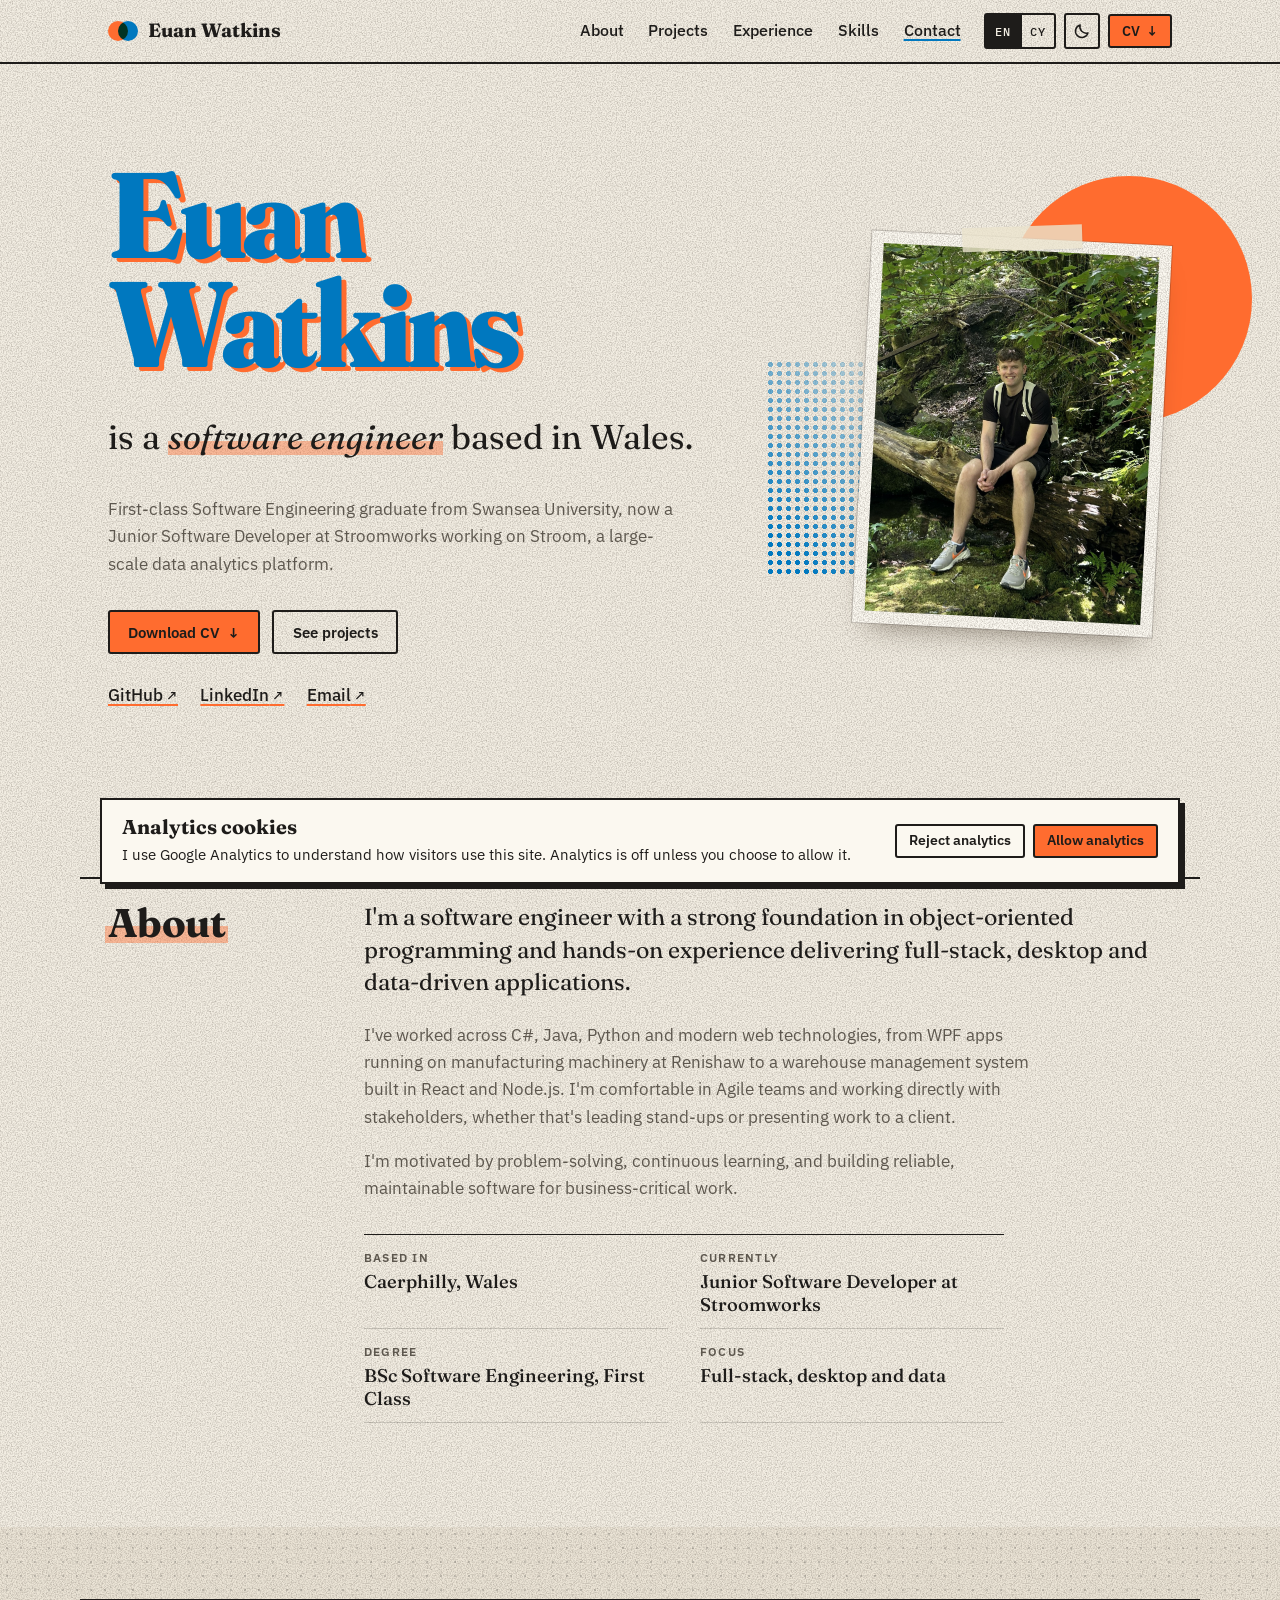
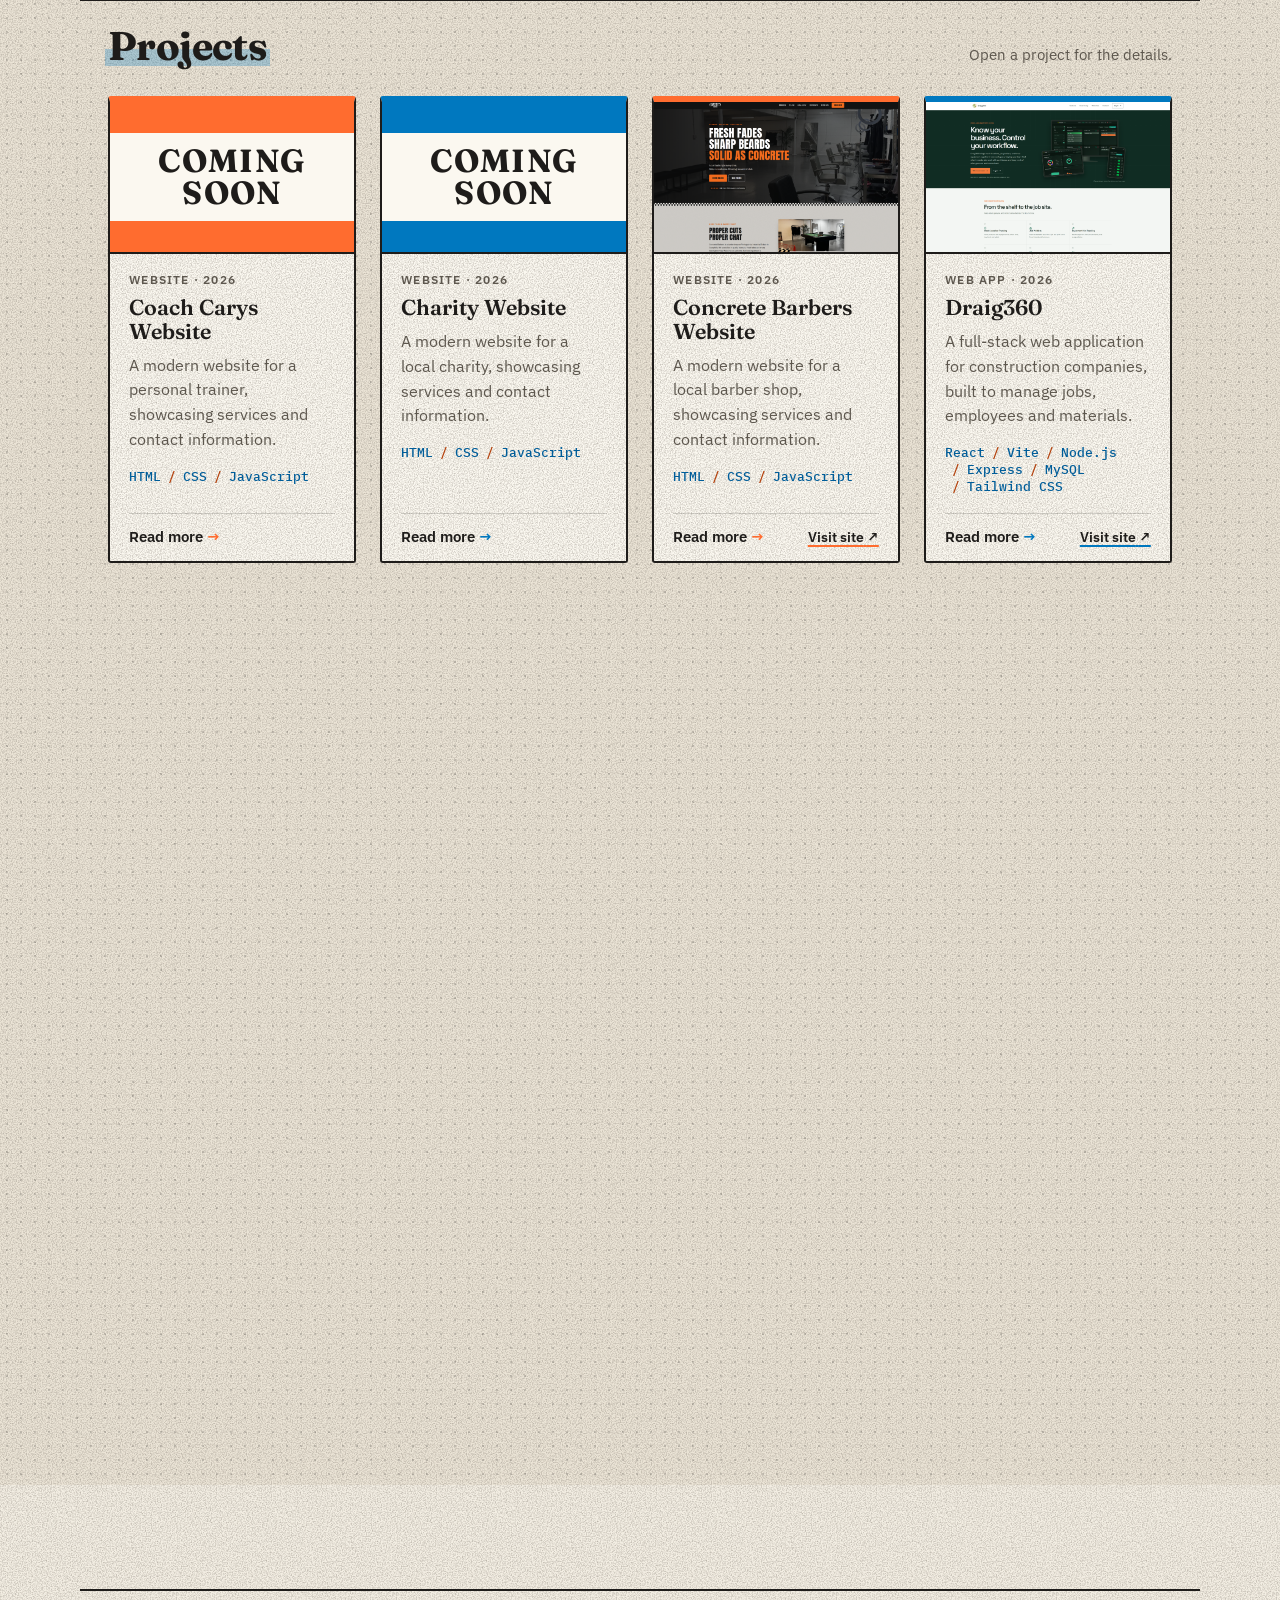
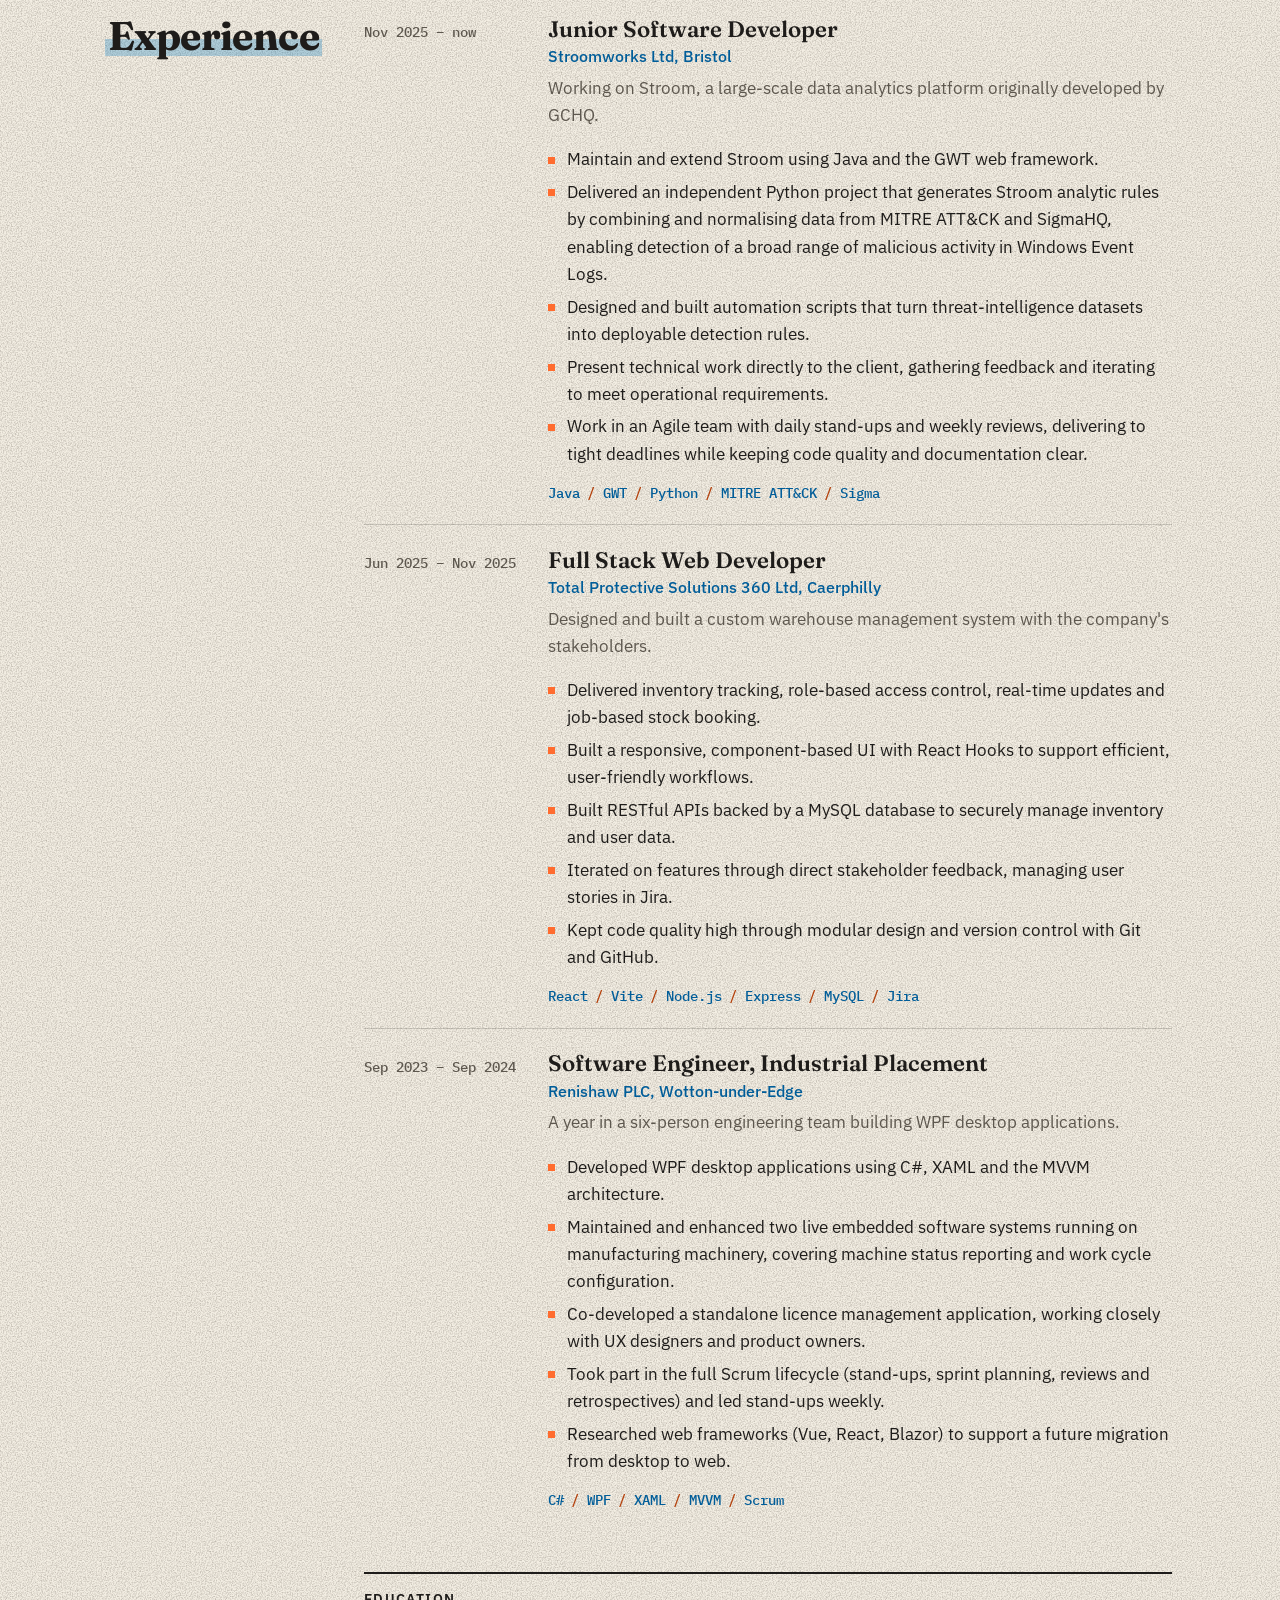
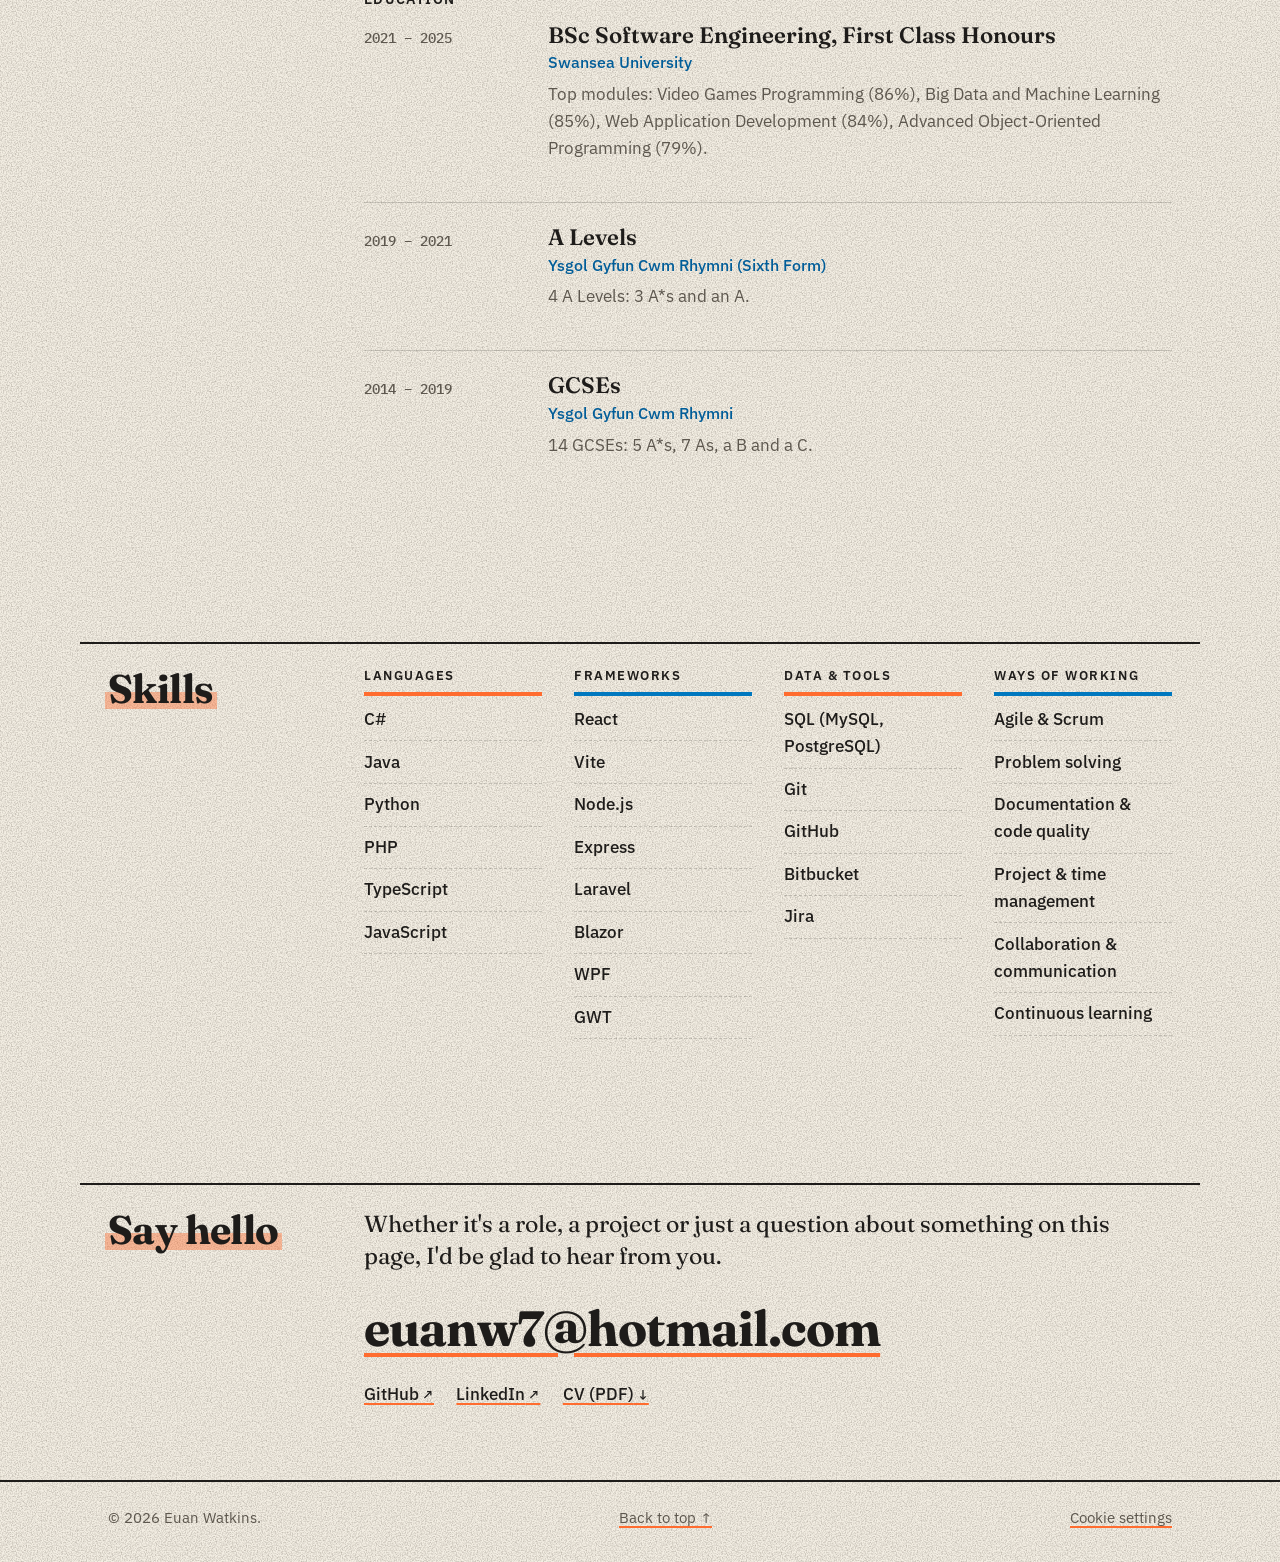
<file: index.html>
<!doctype html>
<html lang="en">
<head>
  <meta charset="utf-8">
  <meta name="viewport" content="width=device-width, initial-scale=1">

  <title data-i18n="meta.title">Euan Watkins — Software Engineer</title>
  <meta name="description" data-i18n-attr="content:meta.description" content="Euan Watkins, software engineer. CV, experience, skills and projects.">
  <meta property="og:title" content="Euan Watkins — Software Engineer">
  <meta property="og:description" content="CV, experience, skills and projects.">
  <meta property="og:type" content="website">
  <!-- TODO: add a social preview image -->
  <!-- <meta property="og:image" content="https://euanw7.github.io/assets/img/og.png"> -->
  <meta name="theme-color" content="#f3eee3">

  <link rel="icon" href="assets/favicon.svg" type="image/svg+xml">

  <!-- Paper (light) by default; remembers the visitor's choice if they switch.
       Language: ?lang=cy in the address, else the visitor's last choice. If it
       isn't English, the page stays hidden for a moment so the English doesn't
       flash up before it's translated. -->
  <script>
    (function () {
      var d = document.documentElement, t = null, l = null;
      try { t = localStorage.getItem('theme'); } catch (e) {}
      d.dataset.theme = t === 'dark' ? 'dark' : 'light';
      try { l = new URLSearchParams(location.search).get('lang') || localStorage.getItem('lang'); } catch (e) {}
      if (l && l !== 'en') {
        d.classList.add('lang-pending');
        setTimeout(function () { d.classList.remove('lang-pending'); }, 1500);
      }
    })();
  </script>

  <script>
    (function (w, d) {
      w.dataLayer = w.dataLayer || [];
      w.gtag = function () { w.dataLayer.push(arguments); };
      w.gtag("consent", "default", {
        analytics_storage: "denied",
        ad_storage: "denied",
        ad_user_data: "denied",
        ad_personalization: "denied"
      });

      var loaded = false;
      w.setAnalyticsConsent = function (granted) {
        w.gtag("consent", "update", {
          analytics_storage: granted ? "granted" : "denied",
          ad_storage: "denied",
          ad_user_data: "denied",
          ad_personalization: "denied"
        });

        if (granted && !loaded) {
          loaded = true;
          w.dataLayer.push({ "gtm.start": new Date().getTime(), event: "gtm.js" });
          var script = d.createElement("script");
          script.async = true;
          script.src = "https://www.googletagmanager.com/gtm.js?id=GTM-KGDM9QN2";
          d.head.appendChild(script);
        }
      };

      try {
        if (w.localStorage.getItem("analytics-consent") === "granted") {
          w.setAnalyticsConsent(true);
        }
      } catch (e) {}
    })(window, document);
  </script>

  <link rel="preconnect" href="https://fonts.googleapis.com">
  <link rel="preconnect" href="https://fonts.gstatic.com" crossorigin>
  <link href="https://fonts.googleapis.com/css2?family=Fraunces:ital,opsz,wght@0,9..144,400..900;1,9..144,400..700&family=IBM+Plex+Mono:wght@500&family=IBM+Plex+Sans:wght@400;500;600&display=swap" rel="stylesheet">

  <link rel="stylesheet" href="css/style.css">
  <!-- Languages: one file each. English must come first; add new ones below it. -->
  <script src="lang/en.js" defer></script>
  <script src="lang/cy.js" defer></script>
  <script src="data/projects.js" defer></script>
  <script src="js/main.js" defer></script>
</head>

<body>
  <a class="skip-link" href="#main" data-i18n="skip">Skip to content</a>

  <!-- ================= HEADER ================= -->
  <header class="site-header">
    <nav class="nav container" aria-label="Main" data-i18n-attr="aria-label:nav.label">
      <a class="brand" href="#top">
        <span class="brand-mark" aria-hidden="true"></span>
        Euan Watkins
      </a>

      <button class="nav-toggle" aria-expanded="false" aria-controls="nav-links" aria-label="Open menu">
        <span></span><span></span><span></span>
      </button>

      <ul class="nav-links" id="nav-links">
        <li><a href="#about" data-i18n="nav.about">About</a></li>
        <li><a href="#projects" data-i18n="nav.projects">Projects</a></li>
        <li><a href="#experience" data-i18n="nav.experience">Experience</a></li>
        <li><a href="#skills" data-i18n="nav.skills">Skills</a></li>
        <li><a href="#contact" data-i18n="nav.contact">Contact</a></li>
        <li class="nav-actions">
          <button class="theme-toggle" type="button" aria-label="Toggle dark mode" data-i18n-attr="aria-label:nav.theme">
            <svg class="icon-sun" viewBox="0 0 24 24" aria-hidden="true"><circle cx="12" cy="12" r="4.5"/><path d="M12 1.5v3M12 19.5v3M1.5 12h3M19.5 12h3M4.6 4.6l2.1 2.1M17.3 17.3l2.1 2.1M4.6 19.4l2.1-2.1M17.3 6.7l2.1-2.1"/></svg>
            <svg class="icon-moon" viewBox="0 0 24 24" aria-hidden="true"><path d="M20 14.5A8.5 8.5 0 0 1 9.5 4a8.5 8.5 0 1 0 10.5 10.5z"/></svg>
          </button>
          <a class="btn btn-small btn-solar" href="assets/cv.pdf" download="Euan-Watkins-CV.pdf" data-i18n-attr="href:cv.file, download:cv.filename">CV <span aria-hidden="true">&darr;</span></a>
        </li>
      </ul>
    </nav>
  </header>

  <main id="main">
    <!-- ================= HERO ================= -->
    <section class="hero" id="top">
      <div class="container hero-grid">
        <div class="hero-text reveal">
          <!-- The offset orange "misprint" copies this text automatically -->
          <h1 class="hero-title overprint">Euan Watkins</h1>
          <p class="hero-statement" data-i18n="hero.statement">
            is a <em>software engineer</em>
            based in Wales.
          </p>
          <p class="hero-lede" data-i18n="hero.lede">
            First-class Software Engineering graduate from Swansea University, now a
            Junior Software Developer at Stroomworks working on Stroom, a large-scale
            data analytics platform.
          </p>
          <div class="hero-cta">
            <a class="btn btn-solar" href="assets/cv.pdf" download="Euan-Watkins-CV.pdf" data-i18n-attr="href:cv.file, download:cv.filename">
              <span data-i18n="hero.download">Download CV</span> <span aria-hidden="true">&darr;</span>
            </a>
            <a class="btn" href="#projects" data-i18n="hero.projects">See projects</a>
          </div>
          <ul class="hero-links" aria-label="Elsewhere" data-i18n-attr="aria-label:hero.elsewhere">
            <li><a href="https://github.com/euanw7">GitHub</a></li>
            <li><a href="https://www.linkedin.com/in/euan-watkins/">LinkedIn</a></li>
            <li><a href="mailto:euanw7@hotmail.com" data-i18n="hero.email">Email</a></li>
          </ul>
        </div>

        <div class="hero-art reveal">
          <div class="ink-sun" aria-hidden="true"></div>
          <div class="ink-dots" aria-hidden="true"></div>
          <figure class="portrait">
            <span class="tape" aria-hidden="true"></span>
            <div class="portrait-frame">
              <!-- To use a photo instead of initials, replace the span below with:
                   <img src="assets/img/avatar.jpg" alt="Euan Watkins">
                   It's printed in blue ink, riso style. Square or portrait crops work best. -->
              <img src="assets/img/avatar-1.jpeg" alt="Euan Watkins">
            </div>
          </figure>
        </div>
      </div>
    </section>

    <!-- ================= ABOUT ================= -->
    <section class="section" id="about">
      <div class="container section-grid">
        <header class="section-head reveal">
          <h2><span class="mark" data-i18n="about.title">About</span></h2>
        </header>
        <div class="section-body reveal">
          <div class="prose">
            <p class="lead" data-i18n="about.lead">
              I'm a software engineer with a strong foundation in object-oriented
              programming and hands-on experience delivering full-stack, desktop and
              data-driven applications.
            </p>
            <p data-i18n="about.p1">
              I've worked across C#, Java, Python and modern web technologies, from WPF
              apps running on manufacturing machinery at Renishaw to a warehouse
              management system built in React and Node.js. I'm comfortable in Agile
              teams and working directly with stakeholders, whether that's leading
              stand-ups or presenting work to a client.
            </p>
            <p data-i18n="about.p2">
              I'm motivated by problem-solving, continuous learning, and building
              reliable, maintainable software for business-critical work.
            </p>
          </div>
          <dl class="facts">
            <div><dt data-i18n="about.basedIn">Based in</dt><dd data-i18n="about.basedInValue">Caerphilly, Wales</dd></div>
            <div><dt data-i18n="about.currently">Currently</dt><dd data-i18n="about.currentlyValue">Junior Software Developer at Stroomworks</dd></div>
            <div><dt data-i18n="about.degree">Degree</dt><dd data-i18n="about.degreeValue">BSc Software Engineering, First Class</dd></div>
            <div><dt data-i18n="about.focus">Focus</dt><dd data-i18n="about.focusValue">Full-stack, desktop and data</dd></div>
          </dl>
        </div>
      </div>
    </section>

    <!-- ================= PROJECTS ================= -->
    <section class="section section-projects" id="projects">
      <div class="container section-grid">
        <header class="section-head reveal">
          <h2><span class="mark mark-blue" data-i18n="projects.title">Projects</span></h2>
          <p class="section-note" data-i18n="projects.note">Open a project for the details.</p>
        </header>
        <div class="section-body">
          <!-- Cards are generated from PROJECTS in data/projects.js -->
          <div class="project-grid" id="project-grid"></div>
          <noscript><p>Enable JavaScript to see the project cards.</p></noscript>
        </div>
      </div>
    </section>

    <!-- ================= EXPERIENCE ================= -->
    <section class="section" id="experience">
      <div class="container section-grid">
        <header class="section-head reveal">
          <h2><span class="mark mark-blue" data-i18n="experience.title">Experience</span></h2>
        </header>
        <div class="section-body">
          <ol class="entries">
            <!-- One <li class="entry"> per role, newest first -->
            <li class="entry reveal">
              <p class="entry-date"><time datetime="2025-11">Nov 2025</time> &ndash; <span data-i18n="experience.now">now</span></p>
              <div class="entry-body">
                <h3><span data-i18n="exp.stroomworks.role">Junior Software Developer</span> <span class="entry-org" data-i18n="exp.stroomworks.org">Stroomworks Ltd, Bristol</span></h3>
                <p data-i18n="exp.stroomworks.intro">Working on Stroom, a large-scale data analytics platform originally developed by GCHQ.</p>
                <ul class="entry-points" data-i18n="exp.stroomworks.points">
                  <li>Maintain and extend Stroom using Java and the GWT web framework.</li>
                  <li>Delivered an independent Python project that generates Stroom analytic rules by combining and normalising data from MITRE ATT&amp;CK and SigmaHQ, enabling detection of a broad range of malicious activity in Windows Event Logs.</li>
                  <li>Designed and built automation scripts that turn threat-intelligence datasets into deployable detection rules.</li>
                  <li>Present technical work directly to the client, gathering feedback and iterating to meet operational requirements.</li>
                  <li>Work in an Agile team with daily stand-ups and weekly reviews, delivering to tight deadlines while keeping code quality and documentation clear.</li>
                </ul>
                <ul class="inline-list" aria-label="Technologies" data-i18n-attr="aria-label:experience.technologies">
                  <li>Java</li><li>GWT</li><li>Python</li><li>MITRE ATT&amp;CK</li><li>Sigma</li>
                </ul>
              </div>
            </li>

            <li class="entry reveal">
              <p class="entry-date"><time datetime="2025-06">Jun 2025</time> &ndash; <time datetime="2025-11">Nov 2025</time></p>
              <div class="entry-body">
                <h3><span data-i18n="exp.tps.role">Full Stack Web Developer</span> <span class="entry-org" data-i18n="exp.tps.org">Total Protective Solutions 360 Ltd, Caerphilly</span></h3>
                <p data-i18n="exp.tps.intro">Designed and built a custom warehouse management system with the company's stakeholders.</p>
                <ul class="entry-points" data-i18n="exp.tps.points">
                  <li>Delivered inventory tracking, role-based access control, real-time updates and job-based stock booking.</li>
                  <li>Built a responsive, component-based UI with React Hooks to support efficient, user-friendly workflows.</li>
                  <li>Built RESTful APIs backed by a MySQL database to securely manage inventory and user data.</li>
                  <li>Iterated on features through direct stakeholder feedback, managing user stories in Jira.</li>
                  <li>Kept code quality high through modular design and version control with Git and GitHub.</li>
                </ul>
                <ul class="inline-list" aria-label="Technologies" data-i18n-attr="aria-label:experience.technologies">
                  <li>React</li><li>Vite</li><li>Node.js</li><li>Express</li><li>MySQL</li><li>Jira</li>
                </ul>
              </div>
            </li>

            <li class="entry reveal">
              <p class="entry-date"><time datetime="2023-09">Sep 2023</time> &ndash; <time datetime="2024-09">Sep 2024</time></p>
              <div class="entry-body">
                <h3><span data-i18n="exp.renishaw.role">Software Engineer, Industrial Placement</span> <span class="entry-org">Renishaw PLC, Wotton-under-Edge</span></h3>
                <p data-i18n="exp.renishaw.intro">A year in a six-person engineering team building WPF desktop applications.</p>
                <ul class="entry-points" data-i18n="exp.renishaw.points">
                  <li>Developed WPF desktop applications using C#, XAML and the MVVM architecture.</li>
                  <li>Maintained and enhanced two live embedded software systems running on manufacturing machinery, covering machine status reporting and work cycle configuration.</li>
                  <li>Co-developed a standalone licence management application, working closely with UX designers and product owners.</li>
                  <li>Took part in the full Scrum lifecycle (stand-ups, sprint planning, reviews and retrospectives) and led stand-ups weekly.</li>
                  <li>Researched web frameworks (Vue, React, Blazor) to support a future migration from desktop to web.</li>
                </ul>
                <ul class="inline-list" aria-label="Technologies" data-i18n-attr="aria-label:experience.technologies">
                  <li>C#</li><li>WPF</li><li>XAML</li><li>MVVM</li><li>Scrum</li>
                </ul>
              </div>
            </li>
          </ol>

          <h3 class="subhead reveal" data-i18n="education.title">Education</h3>
          <ol class="entries">
            <li class="entry reveal">
              <p class="entry-date">2021 &ndash; 2025</p>
              <div class="entry-body">
                <h3><span data-i18n="edu.degree.title">BSc Software Engineering, First Class Honours</span> <span class="entry-org" data-i18n="edu.degree.org">Swansea University</span></h3>
                <p data-i18n="edu.degree.detail">Top modules: Video Games Programming (86%), Big Data and Machine Learning (85%), Web Application Development (84%), Advanced Object-Oriented Programming (79%).</p>
              </div>
            </li>
            <li class="entry reveal">
              <p class="entry-date">2019 &ndash; 2021</p>
              <div class="entry-body">
                <h3><span data-i18n="edu.alevels.title">A Levels</span> <span class="entry-org" data-i18n="edu.alevels.org">Ysgol Gyfun Cwm Rhymni (Sixth Form)</span></h3>
                <p data-i18n="edu.alevels.detail">4 A Levels: 3 A*s and an A.</p>
              </div>
            </li>
            <li class="entry reveal">
              <p class="entry-date">2014 &ndash; 2019</p>
              <div class="entry-body">
                <h3><span data-i18n="edu.gcse.title">GCSEs</span> <span class="entry-org">Ysgol Gyfun Cwm Rhymni</span></h3>
                <p data-i18n="edu.gcse.detail">14 GCSEs: 5 A*s, 7 As, a B and a C.</p>
              </div>
            </li>
          </ol>
        </div>
      </div>
    </section>

    <!-- ================= SKILLS ================= -->
    <section class="section" id="skills">
      <div class="container section-grid">
        <header class="section-head reveal">
          <h2><span class="mark" data-i18n="skills.title">Skills</span></h2>
        </header>
        <div class="section-body skill-groups">
          <!-- data-accent="solar" (orange) or "volt" (blue) colours a group -->
          <div class="skill-group reveal" data-accent="solar">
            <h3 data-i18n="skills.languages">Languages</h3>
            <ul><li>C#</li><li>Java</li><li>Python</li><li>PHP</li><li>TypeScript</li><li>JavaScript</li></ul>
          </div>
          <div class="skill-group reveal" data-accent="volt">
            <h3 data-i18n="skills.frameworks">Frameworks</h3>
            <ul><li>React</li><li>Vite</li><li>Node.js</li><li>Express</li><li>Laravel</li><li>Blazor</li><li>WPF</li><li>GWT</li></ul>
          </div>
          <div class="skill-group reveal" data-accent="solar">
            <h3 data-i18n="skills.tools">Data &amp; tools</h3>
            <ul><li>SQL (MySQL, PostgreSQL)</li><li>Git</li><li>GitHub</li><li>Bitbucket</li><li>Jira</li></ul>
          </div>
          <div class="skill-group reveal" data-accent="volt">
            <h3 data-i18n="skills.ways">Ways of working</h3>
            <ul data-i18n="skills.waysList"><li>Agile &amp; Scrum</li><li>Problem solving</li><li>Documentation &amp; code quality</li><li>Project &amp; time management</li><li>Collaboration &amp; communication</li><li>Continuous learning</li></ul>
          </div>
        </div>
      </div>
    </section>

    <!-- ================= CONTACT ================= -->
    <section class="section" id="contact">
      <div class="container section-grid">
        <header class="section-head reveal">
          <h2><span class="mark" data-i18n="contact.title">Say hello</span></h2>
        </header>
        <div class="section-body reveal">
          <p class="lead" data-i18n="contact.lead">
            Whether it's a role, a project or just a question about something on
            this page, I'd be glad to hear from you.
          </p>
          <a class="contact-email" href="mailto:euanw7@hotmail.com">euanw7@hotmail.com</a>
          <ul class="hero-links contact-links">
            <li><a href="https://github.com/euanw7">GitHub</a></li>
            <li><a href="https://www.linkedin.com/in/euan-watkins/">LinkedIn</a></li>
            <li><a href="assets/cv.pdf" download="Euan-Watkins-CV.pdf" data-i18n-attr="href:cv.file, download:cv.filename">CV (PDF)</a></li>
          </ul>
        </div>
      </div>
    </section>
  </main>

  <footer class="site-footer">
    <div class="container footer-inner">
      <p>&copy; <span id="year"></span> Euan Watkins. <span data-i18n="footer.colophon"></span></p>
      <p><a href="#top"><span data-i18n="footer.top">Back to top</span> &uarr;</a></p>
      <p><button class="cookie-settings" id="cookie-settings" type="button" data-i18n="footer.cookieSettings">Cookie settings</button></p>
    </div>
  </footer>

  <aside class="cookie-consent" id="cookie-consent" aria-labelledby="cookie-consent-title" hidden>
    <div class="cookie-consent-copy">
      <h2 id="cookie-consent-title" data-i18n="cookies.title">Analytics cookies</h2>
      <p data-i18n="cookies.description">I use Google Analytics to understand how visitors use this site. Analytics is off unless you choose to allow it.</p>
    </div>
    <div class="cookie-consent-actions">
      <button class="btn btn-small" id="reject-analytics" type="button" data-i18n="cookies.reject">Reject analytics</button>
      <button class="btn btn-small btn-solar" id="accept-analytics" type="button" data-i18n="cookies.accept">Allow analytics</button>
    </div>
  </aside>

  <!-- Project details (filled in by js/main.js) -->
  <dialog class="project-dialog" id="project-dialog" aria-labelledby="project-dialog-title">
    <div class="pd-inner">
      <button class="pd-close" type="button" aria-label="Close" data-i18n-attr="aria-label:dialog.close">
        <svg viewBox="0 0 24 24" aria-hidden="true"><path d="M6 6l12 12M18 6 6 18"/></svg>
      </button>
      <div id="project-dialog-content"></div>
    </div>
  </dialog>
</body>
</html>
</file>
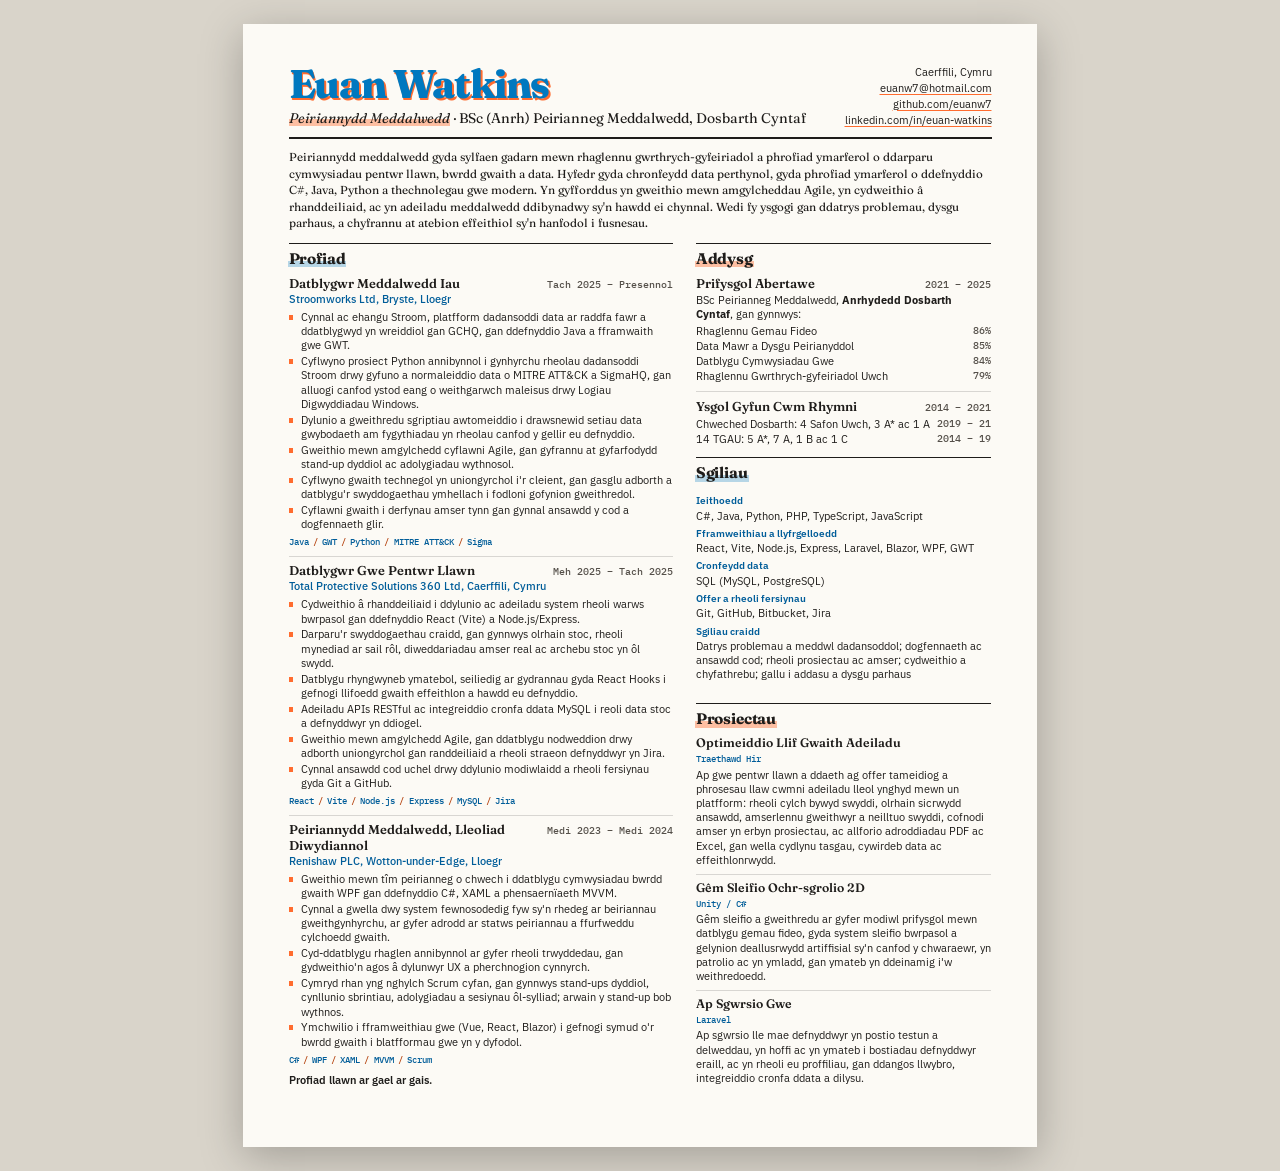
<file: cv/cv-cy.html>
<!doctype html>
<html lang="cy">
<head>
  <meta charset="utf-8">
  <title>Euan Watkins — CV (Cymraeg)</title>
  <meta name="viewport" content="width=device-width, initial-scale=1">
  <!--
    Welsh CV (drafted by Claude: please have it checked). It mirrors
    cv.html, so when you change one, change the other.

    To make a PDF: open this file in Chrome or Edge, Print, Destination
    "Save as PDF", Paper "A4", Margins "None", and tick "Background
    graphics". Then save it over assets/cv-cy.pdf. The site offers it in
    place of the English CV when Welsh is selected.

    This file is public on the site, so it has no phone number. For
    applications, add one temporarily (see the contact list below) and
    save that PDF in cv/private/.
  -->
  <link rel="preconnect" href="https://fonts.googleapis.com">
  <link rel="preconnect" href="https://fonts.gstatic.com" crossorigin>
  <link href="https://fonts.googleapis.com/css2?family=Fraunces:opsz,wght@9..144,500..800&family=IBM+Plex+Mono:wght@500&family=IBM+Plex+Sans:ital,wght@0,400;0,500;0,600;1,400&display=swap" rel="stylesheet">
  <link rel="stylesheet" href="cv.css">
  <!-- Welsh runs a little longer, so the right column gets a bit more room -->
  <style>.cols { grid-template-columns: minmax(0, 1.3fr) minmax(0, 1fr); }</style>
</head>
<body>
  <main class="page">
    <header class="head">
      <div>
        <h1 class="name">Euan Watkins</h1>
        <p class="tagline"><em>Peiriannydd Meddalwedd</em> &middot; BSc (Anrh) Peirianneg Meddalwedd, Dosbarth Cyntaf</p>
      </div>
      <ul class="contact">
        <li>Caerffili, Cymru</li>
        <!-- Phone (applications only, keep it out of the public copy): <li>07... </li> -->
        <li><a href="mailto:euanw7@hotmail.com">euanw7@hotmail.com</a></li>
        <li><a href="https://github.com/euanw7">github.com/euanw7</a></li>
        <li><a href="https://www.linkedin.com/in/euan-watkins/">linkedin.com/in/euan-watkins</a></li>
      </ul>
    </header>

    <p class="summary">
      Peiriannydd meddalwedd gyda sylfaen gadarn mewn rhaglennu gwrthrych-gyfeiriadol a
      phrofiad ymarferol o ddarparu cymwysiadau pentwr llawn, bwrdd gwaith a data. Hyfedr
      gyda chronfeydd data perthynol, gyda phrofiad ymarferol o ddefnyddio C#, Java, Python a
      thechnolegau gwe modern. Yn gyfforddus yn gweithio mewn amgylcheddau Agile, yn cydweithio
      â rhanddeiliaid, ac yn adeiladu meddalwedd ddibynadwy sy'n hawdd ei chynnal. Wedi fy
      ysgogi gan ddatrys problemau, dysgu parhaus, a chyfrannu at atebion effeithiol sy'n
      hanfodol i fusnesau.
    </p>

    <div class="cols">
      <!-- ================= LEFT ================= -->
      <div class="col">
        <section>
          <h2 class="sec-title blue"><span>Profiad</span></h2>

          <article class="entry">
            <div class="entry-head">
              <h3>Datblygwr Meddalwedd Iau</h3>
              <span class="date">Tach 2025 – Presennol</span>
            </div>
            <p class="org">Stroomworks Ltd, Bryste, Lloegr</p>
            <ul class="points">
              <li>Cynnal ac ehangu Stroom, platfform dadansoddi data ar raddfa fawr a ddatblygwyd yn wreiddiol gan GCHQ, gan ddefnyddio Java a fframwaith gwe GWT.</li>
              <li>Cyflwyno prosiect Python annibynnol i gynhyrchu rheolau dadansoddi Stroom drwy gyfuno a normaleiddio data o MITRE ATT&amp;CK a SigmaHQ, gan alluogi canfod ystod eang o weithgarwch maleisus drwy Logiau Digwyddiadau Windows.</li>
              <li>Dylunio a gweithredu sgriptiau awtomeiddio i drawsnewid setiau data gwybodaeth am fygythiadau yn rheolau canfod y gellir eu defnyddio.</li>
              <li>Gweithio mewn amgylchedd cyflawni Agile, gan gyfrannu at gyfarfodydd stand-up dyddiol ac adolygiadau wythnosol.</li>
              <li>Cyflwyno gwaith technegol yn uniongyrchol i'r cleient, gan gasglu adborth a datblygu'r swyddogaethau ymhellach i fodloni gofynion gweithredol.</li>
              <li>Cyflawni gwaith i derfynau amser tynn gan gynnal ansawdd y cod a dogfennaeth glir.</li>
            </ul>
            <ul class="tech"><li>Java</li><li>GWT</li><li>Python</li><li>MITRE ATT&amp;CK</li><li>Sigma</li></ul>
          </article>

          <article class="entry">
            <div class="entry-head">
              <h3>Datblygwr Gwe Pentwr Llawn</h3>
              <span class="date">Meh 2025 – Tach 2025</span>
            </div>
            <p class="org">Total Protective Solutions 360 Ltd, Caerffili, Cymru</p>
            <ul class="points">
              <li>Cydweithio â rhanddeiliaid i ddylunio ac adeiladu system rheoli warws bwrpasol gan ddefnyddio React (Vite) a Node.js/Express.</li>
              <li>Darparu'r swyddogaethau craidd, gan gynnwys olrhain stoc, rheoli mynediad ar sail rôl, diweddariadau amser real ac archebu stoc yn ôl swydd.</li>
              <li>Datblygu rhyngwyneb ymatebol, seiliedig ar gydrannau gyda React Hooks i gefnogi llifoedd gwaith effeithlon a hawdd eu defnyddio.</li>
              <li>Adeiladu APIs RESTful ac integreiddio cronfa ddata MySQL i reoli data stoc a defnyddwyr yn ddiogel.</li>
              <li>Gweithio mewn amgylchedd Agile, gan ddatblygu nodweddion drwy adborth uniongyrchol gan randdeiliaid a rheoli straeon defnyddwyr yn Jira.</li>
              <li>Cynnal ansawdd cod uchel drwy ddylunio modiwlaidd a rheoli fersiynau gyda Git a GitHub.</li>
            </ul>
            <ul class="tech"><li>React</li><li>Vite</li><li>Node.js</li><li>Express</li><li>MySQL</li><li>Jira</li></ul>
          </article>

          <article class="entry">
            <div class="entry-head">
              <h3>Peiriannydd Meddalwedd, Lleoliad Diwydiannol</h3>
              <span class="date">Medi 2023 – Medi 2024</span>
            </div>
            <p class="org">Renishaw PLC, Wotton-under-Edge, Lloegr</p>
            <ul class="points">
              <li>Gweithio mewn tîm peirianneg o chwech i ddatblygu cymwysiadau bwrdd gwaith WPF gan ddefnyddio C#, XAML a phensaernïaeth MVVM.</li>
              <li>Cynnal a gwella dwy system fewnosodedig fyw sy'n rhedeg ar beiriannau gweithgynhyrchu, ar gyfer adrodd ar statws peiriannau a ffurfweddu cylchoedd gwaith.</li>
              <li>Cyd-ddatblygu rhaglen annibynnol ar gyfer rheoli trwyddedau, gan gydweithio'n agos â dylunwyr UX a pherchnogion cynnyrch.</li>
              <li>Cymryd rhan yng nghylch Scrum cyfan, gan gynnwys stand-ups dyddiol, cynllunio sbrintiau, adolygiadau a sesiynau ôl-sylliad; arwain y stand-up bob wythnos.</li>
              <li>Ymchwilio i fframweithiau gwe (Vue, React, Blazor) i gefnogi symud o'r bwrdd gwaith i blatfformau gwe yn y dyfodol.</li>
            </ul>
            <ul class="tech"><li>C#</li><li>WPF</li><li>XAML</li><li>MVVM</li><li>Scrum</li></ul>
          </article>

          <p class="note">Profiad llawn ar gael ar gais.</p>
        </section>
      </div>

      <!-- ================= RIGHT ================= -->
      <div class="col">
        <section>
          <h2 class="sec-title"><span>Addysg</span></h2>
          <article class="entry">
            <div class="entry-head">
              <h3>Prifysgol Abertawe</h3>
              <span class="date">2021 – 2025</span>
            </div>
            <p class="grade">BSc Peirianneg Meddalwedd, <strong>Anrhydedd Dosbarth Cyntaf</strong>, gan gynnwys:</p>
            <ul class="modules">
              <li><span>Rhaglennu Gemau Fideo</span><span>86%</span></li>
              <li><span>Data Mawr a Dysgu Peirianyddol</span><span>85%</span></li>
              <li><span>Datblygu Cymwysiadau Gwe</span><span>84%</span></li>
              <li><span>Rhaglennu Gwrthrych-gyfeiriadol Uwch</span><span>79%</span></li>
            </ul>
          </article>
          <article class="entry">
            <div class="entry-head">
              <h3>Ysgol Gyfun Cwm Rhymni</h3>
              <span class="date">2014 – 2021</span>
            </div>
            <ul class="modules">
              <li><span>Chweched Dosbarth: 4 Safon Uwch, 3 A* ac 1 A</span><span>2019 – 21</span></li>
              <li><span>14 TGAU: 5 A*, 7 A, 1 B ac 1 C</span><span>2014 – 19</span></li>
            </ul>
          </article>
        </section>

        <section>
          <h2 class="sec-title blue"><span>Sgiliau</span></h2>
          <dl class="skills">
            <div><dt>Ieithoedd</dt><dd>C#, Java, Python, PHP, TypeScript, JavaScript</dd></div>
            <div><dt>Fframweithiau a llyfrgelloedd</dt><dd>React, Vite, Node.js, Express, Laravel, Blazor, WPF, GWT</dd></div>
            <div><dt>Cronfeydd data</dt><dd>SQL (MySQL, PostgreSQL)</dd></div>
            <div><dt>Offer a rheoli fersiynau</dt><dd>Git, GitHub, Bitbucket, Jira</dd></div>
            <div><dt>Sgiliau craidd</dt><dd>Datrys problemau a meddwl dadansoddol; dogfennaeth ac ansawdd cod; rheoli prosiectau ac amser; cydweithio a chyfathrebu; gallu i addasu a dysgu parhaus</dd></div>
          </dl>
        </section>

        <section>
          <h2 class="sec-title"><span>Prosiectau</span></h2>
          <article class="project">
            <h3>Optimeiddio Llif Gwaith Adeiladu <small>Traethawd Hir</small></h3>
            <p>Ap gwe pentwr llawn a ddaeth ag offer tameidiog a phrosesau llaw cwmni adeiladu lleol ynghyd mewn un platfform: rheoli cylch bywyd swyddi, olrhain sicrwydd ansawdd, amserlennu gweithwyr a neilltuo swyddi, cofnodi amser yn erbyn prosiectau, ac allforio adroddiadau PDF ac Excel, gan wella cydlynu tasgau, cywirdeb data ac effeithlonrwydd.</p>
          </article>
          <article class="project">
            <h3>Gêm Sleifio Ochr-sgrolio 2D <small>Unity / C#</small></h3>
            <p>Gêm sleifio a gweithredu ar gyfer modiwl prifysgol mewn datblygu gemau fideo, gyda system sleifio bwrpasol a gelynion deallusrwydd artiffisial sy'n canfod y chwaraewr, yn patrolio ac yn ymladd, gan ymateb yn ddeinamig i'w weithredoedd.</p>
          </article>
          <article class="project">
            <h3>Ap Sgwrsio Gwe <small>Laravel</small></h3>
            <p>Ap sgwrsio lle mae defnyddwyr yn postio testun a delweddau, yn hoffi ac yn ymateb i bostiadau defnyddwyr eraill, ac yn rheoli eu proffiliau, gan ddangos llwybro, integreiddio cronfa ddata a dilysu.</p>
          </article>
        </section>
      </div>
    </div>
  </main>
</body>
</html>
</file>
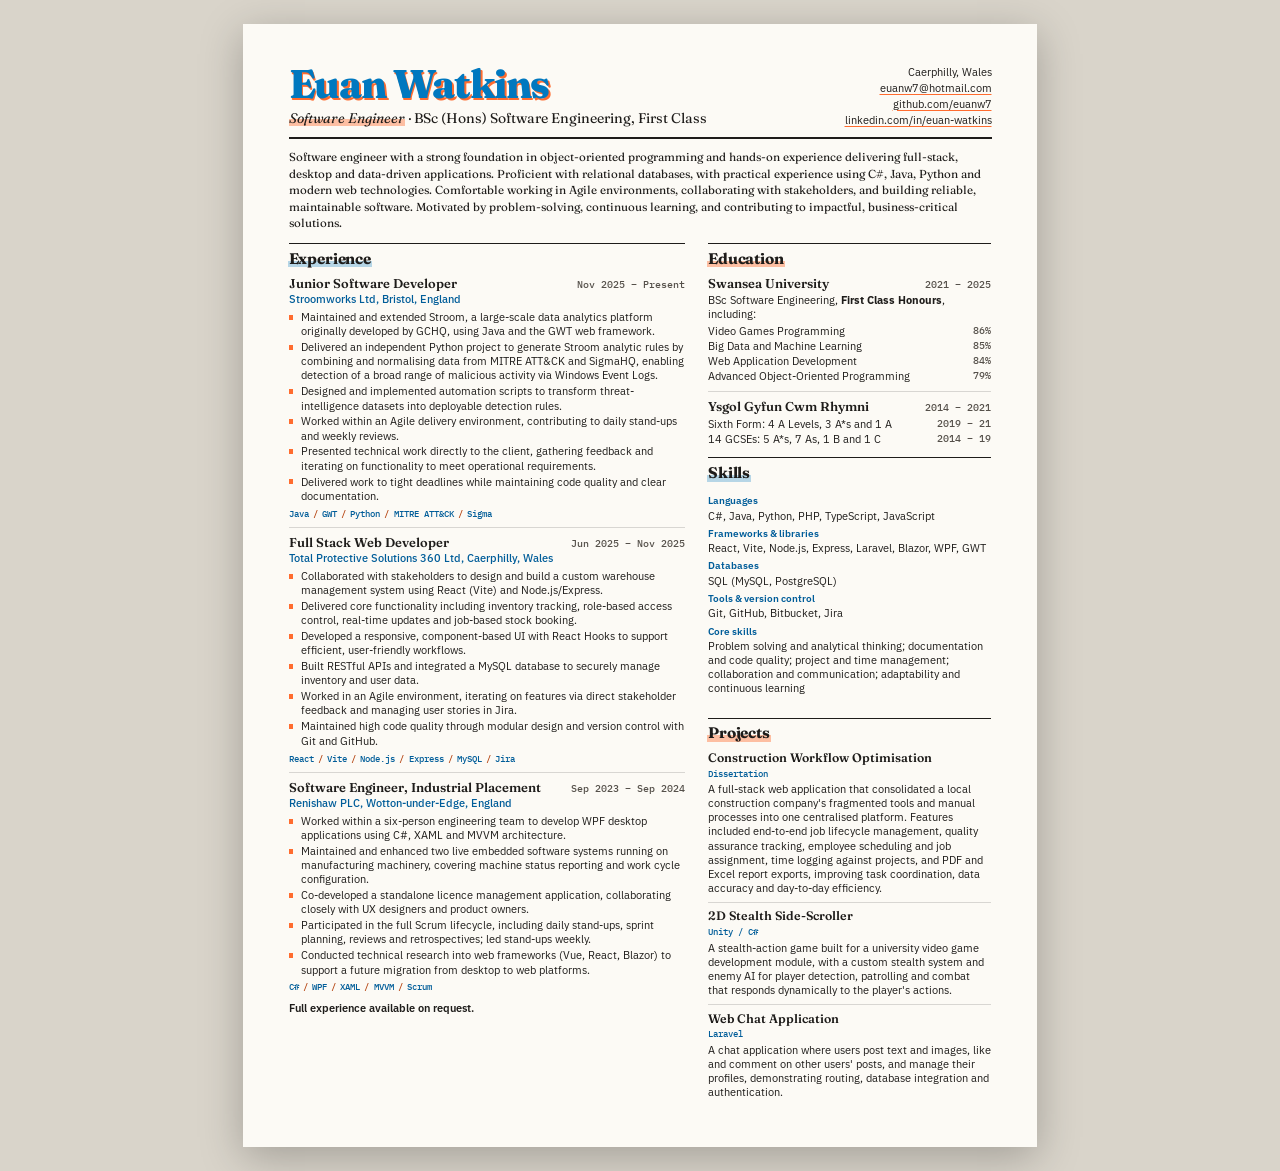
<file: cv/cv.html>
<!doctype html>
<html lang="en">
<head>
  <meta charset="utf-8">
  <title>Euan Watkins — CV</title>
  <meta name="viewport" content="width=device-width, initial-scale=1">
  <!--
    CV source. To make a PDF: open this file in Chrome or Edge, Print,
    Destination "Save as PDF", Paper "A4", Margins "None", and tick
    "Background graphics". Then save it over assets/cv.pdf.

    The Welsh CV is cv-cy.html (saved as assets/cv-cy.pdf). When you change
    this one, change that one too. Styles for both are in cv.css.

    This file is public on the site, so it has no phone number. For
    applications, add one temporarily (see the contact list below) and
    save that PDF somewhere outside the repo, or in cv/private/.
  -->
  <link rel="preconnect" href="https://fonts.googleapis.com">
  <link rel="preconnect" href="https://fonts.gstatic.com" crossorigin>
  <link href="https://fonts.googleapis.com/css2?family=Fraunces:opsz,wght@9..144,500..800&family=IBM+Plex+Mono:wght@500&family=IBM+Plex+Sans:ital,wght@0,400;0,500;0,600;1,400&display=swap" rel="stylesheet">
  <link rel="stylesheet" href="cv.css">
</head>
<body>
  <main class="page">
    <header class="head">
      <div>
        <h1 class="name">Euan Watkins</h1>
        <p class="tagline"><em>Software Engineer</em> &middot; BSc (Hons) Software Engineering, First Class</p>
      </div>
      <ul class="contact">
        <li>Caerphilly, Wales</li>
        <!-- Phone (applications only, keep it out of the public copy): <li>07... </li> -->
        <li><a href="mailto:euanw7@hotmail.com">euanw7@hotmail.com</a></li>
        <li><a href="https://github.com/euanw7">github.com/euanw7</a></li>
        <li><a href="https://www.linkedin.com/in/euan-watkins/">linkedin.com/in/euan-watkins</a></li>
      </ul>
    </header>

    <p class="summary">
      Software engineer with a strong foundation in object-oriented programming and hands-on
      experience delivering full-stack, desktop and data-driven applications. Proficient with
      relational databases, with practical experience using C#, Java, Python and modern web
      technologies. Comfortable working in Agile environments, collaborating with stakeholders,
      and building reliable, maintainable software. Motivated by problem-solving, continuous
      learning, and contributing to impactful, business-critical solutions.
    </p>

    <div class="cols">
      <!-- ================= LEFT ================= -->
      <div class="col">
        <section>
          <h2 class="sec-title blue"><span>Experience</span></h2>

          <article class="entry">
            <div class="entry-head">
              <h3>Junior Software Developer</h3>
              <span class="date">Nov 2025 – Present</span>
            </div>
            <p class="org">Stroomworks Ltd, Bristol, England</p>
            <ul class="points">
              <li>Maintained and extended Stroom, a large-scale data analytics platform originally developed by GCHQ, using Java and the GWT web framework.</li>
              <li>Delivered an independent Python project to generate Stroom analytic rules by combining and normalising data from MITRE ATT&amp;CK and SigmaHQ, enabling detection of a broad range of malicious activity via Windows Event Logs.</li>
              <li>Designed and implemented automation scripts to transform threat-intelligence datasets into deployable detection rules.</li>
              <li>Worked within an Agile delivery environment, contributing to daily stand-ups and weekly reviews.</li>
              <li>Presented technical work directly to the client, gathering feedback and iterating on functionality to meet operational requirements.</li>
              <li>Delivered work to tight deadlines while maintaining code quality and clear documentation.</li>
            </ul>
            <ul class="tech"><li>Java</li><li>GWT</li><li>Python</li><li>MITRE ATT&amp;CK</li><li>Sigma</li></ul>
          </article>

          <article class="entry">
            <div class="entry-head">
              <h3>Full Stack Web Developer</h3>
              <span class="date">Jun 2025 – Nov 2025</span>
            </div>
            <p class="org">Total Protective Solutions 360 Ltd, Caerphilly, Wales</p>
            <ul class="points">
              <li>Collaborated with stakeholders to design and build a custom warehouse management system using React (Vite) and Node.js/Express.</li>
              <li>Delivered core functionality including inventory tracking, role-based access control, real-time updates and job-based stock booking.</li>
              <li>Developed a responsive, component-based UI with React Hooks to support efficient, user-friendly workflows.</li>
              <li>Built RESTful APIs and integrated a MySQL database to securely manage inventory and user data.</li>
              <li>Worked in an Agile environment, iterating on features via direct stakeholder feedback and managing user stories in Jira.</li>
              <li>Maintained high code quality through modular design and version control with Git and GitHub.</li>
            </ul>
            <ul class="tech"><li>React</li><li>Vite</li><li>Node.js</li><li>Express</li><li>MySQL</li><li>Jira</li></ul>
          </article>

          <article class="entry">
            <div class="entry-head">
              <h3>Software Engineer, Industrial Placement</h3>
              <span class="date">Sep 2023 – Sep 2024</span>
            </div>
            <p class="org">Renishaw PLC, Wotton-under-Edge, England</p>
            <ul class="points">
              <li>Worked within a six-person engineering team to develop WPF desktop applications using C#, XAML and MVVM architecture.</li>
              <li>Maintained and enhanced two live embedded software systems running on manufacturing machinery, covering machine status reporting and work cycle configuration.</li>
              <li>Co-developed a standalone licence management application, collaborating closely with UX designers and product owners.</li>
              <li>Participated in the full Scrum lifecycle, including daily stand-ups, sprint planning, reviews and retrospectives; led stand-ups weekly.</li>
              <li>Conducted technical research into web frameworks (Vue, React, Blazor) to support a future migration from desktop to web platforms.</li>
            </ul>
            <ul class="tech"><li>C#</li><li>WPF</li><li>XAML</li><li>MVVM</li><li>Scrum</li></ul>
          </article>

          <p class="note">Full experience available on request.</p>
        </section>
      </div>

      <!-- ================= RIGHT ================= -->
      <div class="col">
        <section>
          <h2 class="sec-title"><span>Education</span></h2>
          <article class="entry">
            <div class="entry-head">
              <h3>Swansea University</h3>
              <span class="date">2021 – 2025</span>
            </div>
            <p class="grade">BSc Software Engineering, <strong>First Class Honours</strong>, including:</p>
            <ul class="modules">
              <li><span>Video Games Programming</span><span>86%</span></li>
              <li><span>Big Data and Machine Learning</span><span>85%</span></li>
              <li><span>Web Application Development</span><span>84%</span></li>
              <li><span>Advanced Object-Oriented Programming</span><span>79%</span></li>
            </ul>
          </article>
          <article class="entry">
            <div class="entry-head">
              <h3>Ysgol Gyfun Cwm Rhymni</h3>
              <span class="date">2014 – 2021</span>
            </div>
            <ul class="modules">
              <li><span>Sixth Form: 4 A Levels, 3 A*s and 1 A</span><span>2019 – 21</span></li>
              <li><span>14 GCSEs: 5 A*s, 7 As, 1 B and 1 C</span><span>2014 – 19</span></li>
            </ul>
          </article>
        </section>

        <section>
          <h2 class="sec-title blue"><span>Skills</span></h2>
          <dl class="skills">
            <div><dt>Languages</dt><dd>C#, Java, Python, PHP, TypeScript, JavaScript</dd></div>
            <div><dt>Frameworks &amp; libraries</dt><dd>React, Vite, Node.js, Express, Laravel, Blazor, WPF, GWT</dd></div>
            <div><dt>Databases</dt><dd>SQL (MySQL, PostgreSQL)</dd></div>
            <div><dt>Tools &amp; version control</dt><dd>Git, GitHub, Bitbucket, Jira</dd></div>
            <div><dt>Core skills</dt><dd>Problem solving and analytical thinking; documentation and code quality; project and time management; collaboration and communication; adaptability and continuous learning</dd></div>
          </dl>
        </section>

        <section>
          <h2 class="sec-title"><span>Projects</span></h2>
          <article class="project">
            <h3>Construction Workflow Optimisation <small>Dissertation</small></h3>
            <p>A full-stack web application that consolidated a local construction company's fragmented tools and manual processes into one centralised platform. Features included end-to-end job lifecycle management, quality assurance tracking, employee scheduling and job assignment, time logging against projects, and PDF and Excel report exports, improving task coordination, data accuracy and day-to-day efficiency.</p>
          </article>
          <article class="project">
            <h3>2D Stealth Side-Scroller <small>Unity / C#</small></h3>
            <p>A stealth-action game built for a university video game development module, with a custom stealth system and enemy AI for player detection, patrolling and combat that responds dynamically to the player's actions.</p>
          </article>
          <article class="project">
            <h3>Web Chat Application <small>Laravel</small></h3>
            <p>A chat application where users post text and images, like and comment on other users' posts, and manage their profiles, demonstrating routing, database integration and authentication.</p>
          </article>
        </section>
      </div>
    </div>
  </main>
</body>
</html>
</file>
<file: css/style.css>
/* =====================================================================
   Portfolio styles: riso print
   Two flat inks (orange + blue) on paper, ink-black type, grain and
   halftone. Where the inks overlap they darken, like real overprinting.
   Colours are defined once below as tokens; tweak them there.
   ===================================================================== */

/* ---------- Tokens ---------- */
:root {
  /* The two inks */
  --orange: #ff6c2f;
  --blue: #0078bf;

  /* Paper (default) */
  --paper: #f3eee3;
  --paper-2: #ebe4d6;
  --ink: #1e1c1a;
  --muted: #5d574e;
  --rule: #1e1c1a;
  --rule-soft: rgb(30 28 26 / .18);
  --orange-ink: #b4410c;   /* orange dark enough for text */
  --blue-ink: #005d99;     /* blue dark enough for text */
  --mark-orange: rgb(255 108 47 / .42);
  --mark-blue: rgb(0 120 191 / .28);
  --blend: multiply;       /* how inks combine with what's under them */
  --stock: #fbf8f0;        /* card / panel paper */
  --grain: url("data:image/svg+xml,%3Csvg xmlns='http://www.w3.org/2000/svg' width='220' height='220'%3E%3Cfilter id='n'%3E%3CfeTurbulence type='fractalNoise' baseFrequency='.8' numOctaves='3' stitchTiles='stitch'/%3E%3CfeColorMatrix values='0 0 0 0 .12 0 0 0 0 .1 0 0 0 0 .08 0 0 0 .7 -.26'/%3E%3C/filter%3E%3Crect width='100%25' height='100%25' filter='url(%23n)'/%3E%3C/svg%3E");

  --font-display: "Fraunces", Georgia, "Times New Roman", serif;
  --font-body: "IBM Plex Sans", system-ui, -apple-system, "Segoe UI", sans-serif;
  --font-mono: "IBM Plex Mono", ui-monospace, Menlo, monospace;

  --header-h: 62px;
  color-scheme: light;
}

/* Dark: same inks, printed on near-black stock */
:root[data-theme="dark"] {
  --paper: #1a1917;
  --paper-2: #211f1c;
  --ink: #efe8da;
  --muted: #aaa396;
  --rule: #efe8da;
  --rule-soft: rgb(239 232 218 / .16);
  --orange-ink: #ff8a57;
  --blue-ink: #6cbcf2;
  --mark-orange: rgb(255 108 47 / .45);
  --mark-blue: rgb(0 120 191 / .55);
  --blend: screen;
  --stock: #23211e;
  --grain: url("data:image/svg+xml,%3Csvg xmlns='http://www.w3.org/2000/svg' width='220' height='220'%3E%3Cfilter id='n'%3E%3CfeTurbulence type='fractalNoise' baseFrequency='.8' numOctaves='3' stitchTiles='stitch'/%3E%3CfeColorMatrix values='0 0 0 0 1 0 0 0 0 .97 0 0 0 0 .92 0 0 0 .5 -.2'/%3E%3C/filter%3E%3Crect width='100%25' height='100%25' filter='url(%23n)'/%3E%3C/svg%3E");
  color-scheme: dark;
}

/* ---------- Base ---------- */
*, *::before, *::after { box-sizing: border-box; }

html {
  scroll-padding-top: var(--header-h);
  -webkit-text-size-adjust: 100%;
}
@media (prefers-reduced-motion: no-preference) {
  html { scroll-behavior: smooth; }
}

body {
  margin: 0;
  background: var(--grain), var(--paper);
  color: var(--ink);
  font-family: var(--font-body);
  font-size: 1.0625rem;
  line-height: 1.6;
  -webkit-font-smoothing: antialiased;
  overflow-x: hidden;
}

h1, h2, h3, h4 {
  font-family: var(--font-display);
  font-optical-sizing: auto;
  line-height: 1.1;
  margin: 0 0 .5em;
}
p { margin: 0 0 1em; }
a {
  color: inherit;
  text-decoration-line: underline;
  text-decoration-color: var(--orange);
  text-decoration-thickness: 2px;
  text-underline-offset: 3px;
}
a:hover { text-decoration-color: var(--blue); }
img { max-width: 100%; display: block; }
svg { flex-shrink: 0; }

::selection { background: var(--mark-orange); }

:focus-visible {
  outline: 2px dashed var(--blue);
  outline-offset: 3px;
}

.container {
  width: 100%;
  max-width: 1120px;
  margin-inline: auto;
  padding-inline: 16px;
}
@media (min-width: 640px) {
  .container { padding-inline: 28px; }
}

.visually-hidden {
  position: absolute !important;
  width: 1px; height: 1px;
  overflow: hidden;
  clip: rect(0 0 0 0);
  white-space: nowrap;
}

.skip-link {
  position: absolute;
  left: 1rem; top: -100px;
  z-index: 100;
  padding: .6rem 1rem;
  background: var(--orange);
  color: #1e1c1a;
  font-weight: 600;
}
.skip-link:focus { top: 1rem; }

/* Highlighter swipe behind a word */
.mark {
  background: linear-gradient(transparent 58%, var(--mark-orange) 58% 92%, transparent 92%);
  padding-inline: .08em;
  margin-inline: -.08em;
  -webkit-box-decoration-break: clone;
  box-decoration-break: clone;
}
.mark-blue {
  background: linear-gradient(transparent 58%, var(--mark-blue) 58% 92%, transparent 92%);
}

/* Misregistered second ink layer, printed underneath the main text
   (JS copies the text into data-text) */
.overprint { position: relative; isolation: isolate; }
.overprint::after {
  content: attr(data-text);
  content: attr(data-text) / "";
  position: absolute;
  inset: 0;
  z-index: -1;
  color: var(--orange);
  transform: translate(.04em, .035em);
  pointer-events: none;
}

/* ---------- Buttons ---------- */
.btn {
  display: inline-flex;
  align-items: center;
  justify-content: center;
  gap: .45em;
  padding: .72em 1.2em;
  border: 2px solid var(--ink);
  border-radius: 3px;
  background: transparent;
  color: var(--ink);
  font: 600 .95rem/1.2 var(--font-body);
  text-decoration: none;
  cursor: pointer;
  transition: transform .15s ease, box-shadow .15s ease;
}
.btn:hover {
  transform: translate(-2px, -2px);
  box-shadow: 3px 3px 0 var(--blue);
}
.btn:active { transform: none; box-shadow: none; }
.btn-small { padding: .45em .85em; font-size: .88rem; }

.btn-solar {
  background: var(--orange);
  color: #1e1c1a;
  border-color: #1e1c1a;
}
:root[data-theme="dark"] .btn-solar { border-color: var(--orange); }

/* ---------- Header / nav ---------- */
.site-header {
  position: sticky;
  top: 0;
  z-index: 50;
  background: var(--grain), var(--paper);
  border-bottom: 2px solid var(--rule);
}

.nav {
  height: var(--header-h);
  display: flex;
  align-items: center;
  justify-content: space-between;
  gap: 1rem;
  position: relative;
}

.brand {
  display: inline-flex;
  align-items: center;
  gap: .65rem;
  font: 700 1.2rem/1 var(--font-display);
  text-decoration: none;
  color: var(--ink);
}
/* Two overlapping ink dots */
.brand-mark {
  position: relative;
  width: 30px; height: 20px;
  isolation: isolate;
}
.brand-mark::before,
.brand-mark::after {
  content: "";
  position: absolute;
  top: 0;
  width: 20px; height: 20px;
  border-radius: 50%;
  mix-blend-mode: var(--blend);
}
.brand-mark::before { left: 0; background: var(--orange); }
.brand-mark::after { left: 10px; background: var(--blue); }

.nav-links {
  display: flex;
  align-items: center;
  gap: .15rem;
  list-style: none;
  margin: 0;
  padding: 0;
}
.brand,
.nav-links a { white-space: nowrap; }
.nav-links a:not(.btn) {
  display: block;
  padding: .4rem .7rem;
  font-weight: 500;
  font-size: .98rem;
  text-decoration-color: transparent;
}
.nav-links a:not(.btn):hover { text-decoration-color: var(--orange); }
.nav-links a[aria-current] { text-decoration-color: var(--blue); }

.nav-actions {
  display: flex;
  align-items: center;
  gap: .5rem;
  margin-left: .6rem;
}

.theme-toggle {
  display: grid;
  place-items: center;
  width: 36px; height: 36px;
  border: 2px solid var(--ink);
  border-radius: 3px;
  background: transparent;
  color: var(--ink);
  cursor: pointer;
}
.theme-toggle:hover { background: var(--mark-orange); }
.theme-toggle svg {
  width: 18px; height: 18px;
  fill: none; stroke: currentColor; stroke-width: 2; stroke-linecap: round; stroke-linejoin: round;
}
:root[data-theme="light"] .icon-sun,
:root[data-theme="dark"] .icon-moon { display: none; }

/* Language switcher (built by js/main.js from the files in lang/) */
.lang-switch {
  display: flex;
  border: 2px solid var(--ink);
  border-radius: 3px;
}
.lang-switch button {
  min-width: 34px;
  height: 32px;
  padding: 0 .45rem;
  border: 0;
  background: transparent;
  color: var(--ink);
  font: 500 .78rem var(--font-mono);
  letter-spacing: .04em;
  cursor: pointer;
}
.lang-switch button + button { border-left: 2px solid var(--ink); }
.lang-switch button:hover { background: var(--mark-orange); }
.lang-switch button[aria-pressed="true"] { background: var(--ink); color: var(--paper); cursor: default; }
.lang-switch button:focus-visible { outline: 2px dashed var(--blue); outline-offset: 2px; position: relative; }

/* Hidden for a moment while a non-English page is translated (see index.html) */
.lang-pending body { visibility: hidden; }

.nav-toggle {
  display: none;
  width: 42px; height: 40px;
  border: 2px solid var(--ink);
  border-radius: 3px;
  background: transparent;
  cursor: pointer;
  padding: 0;
  flex-direction: column;
  align-items: center;
  justify-content: center;
  gap: 5px;
}
.nav-toggle span {
  display: block;
  width: 20px; height: 2px;
  background: var(--ink);
  transition: transform .25s, opacity .2s;
}
.nav.is-open .nav-toggle span:nth-child(1) { transform: translateY(7px) rotate(45deg); }
.nav.is-open .nav-toggle span:nth-child(2) { opacity: 0; }
.nav.is-open .nav-toggle span:nth-child(3) { transform: translateY(-7px) rotate(-45deg); }

/* Below this width the nav becomes a menu. If a new language's labels make
   the header too crowded, raise it. */
@media (max-width: 920px) {
  .nav-toggle { display: inline-flex; }
  .nav-links {
    display: none;
    position: absolute;
    top: calc(100% + 2px);
    left: 0; right: 0;
    flex-direction: column;
    align-items: stretch;
    padding: .5rem 16px 1rem;
    background: var(--grain), var(--paper);
    border-bottom: 2px solid var(--rule);
  }
  .nav.is-open .nav-links { display: flex; }
  .nav-links a:not(.btn) {
    padding: .7rem 0;
    font: 600 1.35rem var(--font-display);
    border-bottom: 1px solid var(--rule-soft);
  }
  .nav-actions { margin: .9rem 0 0; }
}

/* ---------- Hero ---------- */
.hero {
  padding-block: clamp(3rem, 8vw, 6rem) clamp(3.5rem, 8vw, 6rem);
  overflow: hidden;
}
.hero-grid {
  display: grid;
  grid-template-columns: minmax(0, 1.35fr) minmax(0, .65fr);
  align-items: center;
  gap: clamp(2.5rem, 6vw, 5rem);
}

.hero-title {
  font-size: clamp(3.4rem, 11vw, 7.6rem);
  font-weight: 800;
  line-height: .9;
  letter-spacing: -.035em;
  color: var(--blue);
  margin-bottom: .3em;
  font-variation-settings: "SOFT" 50;
}
:root[data-theme="dark"] .hero-title { color: #1c8fd6; }

.hero-statement {
  font: 400 clamp(1.45rem, 3.2vw, 2.15rem)/1.25 var(--font-display);
  max-width: 24em;
  margin-bottom: 1.1em;
}
.hero-statement em {
  font-style: italic;
  background: linear-gradient(transparent 60%, var(--mark-orange) 60% 92%, transparent 92%);
  -webkit-box-decoration-break: clone;
  box-decoration-break: clone;
}
.hero-lede {
  color: var(--muted);
  max-width: 36rem;
  margin-bottom: 2rem;
}
.hero-cta { display: flex; flex-wrap: wrap; gap: .75rem; margin-bottom: 1.75rem; }

.hero-links {
  display: flex;
  flex-wrap: wrap;
  gap: .4rem 1.4rem;
  list-style: none;
  margin: 0;
  padding: 0;
  font-weight: 500;
}
.hero-links a::after { content: " \2197"; font-size: .85em; }
.hero-links a[download]::after { content: " \2193"; }

/* Ink shapes behind the player card */
.hero-art {
  position: relative;
  justify-self: center;
  width: min(100%, 300px);
  isolation: isolate;
}
.ink-sun {
  position: absolute;
  z-index: -1;
  width: 82%;
  aspect-ratio: 1;
  top: -16%; right: -30%;
  border-radius: 50%;
  background: var(--orange);
  mix-blend-mode: var(--blend);
}
.ink-dots {
  position: absolute;
  z-index: -1;
  width: 80%;
  height: 55%;
  left: -32%; bottom: 14%;
  background: radial-gradient(circle, var(--blue) 0 38%, transparent 42%) 0 0 / 9px 9px;
  -webkit-mask-image: linear-gradient(45deg, #000 10%, transparent 85%);
  mask-image: linear-gradient(45deg, #000 10%, transparent 85%);
  mix-blend-mode: var(--blend);
}
/* A taped riso "print" with initials or a photo */
.portrait { position: relative; margin: 0; rotate: 3deg; }
.portrait-frame {
  --print-ink: #1e1c1a;
  aspect-ratio: 4 / 5;
  padding: 12px;
  background: var(--grain), #fbf8f0;
  box-shadow:
    0 0 0 1px rgb(30 28 26 / .2),
    0 18px 28px -16px rgb(50 35 20 / .5);
}
/* With a photo: print it in blue ink (multiply over a blue panel) */
/* .portrait-frame:has(img) {
  background: linear-gradient(var(--blue), var(--blue)) content-box, #fbf8f0;
}
.portrait-frame img {
  width: 100%; height: 100%;
  object-fit: cover;
  filter: grayscale(1) contrast(1.15) brightness(1.08);
  mix-blend-mode: multiply;
} */
.portrait-monogram {
  position: relative;
  isolation: isolate;
  display: grid;
  place-items: center;
  width: 100%; height: 100%;
  overflow: hidden;
  border: 2px solid var(--print-ink);
  font: 800 clamp(4.5rem, 9vw, 6.5rem)/1 var(--font-display);
  letter-spacing: -.04em;
  color: var(--print-ink);
}
.portrait-monogram::before {
  content: "";
  position: absolute;
  inset: 0;
  z-index: -1;
  background: radial-gradient(circle, var(--blue) 0 36%, transparent 40%) 0 0 / 9px 9px;
  -webkit-mask-image: linear-gradient(200deg, #000 0%, transparent 75%);
  mask-image: linear-gradient(200deg, #000 0%, transparent 75%);
}
.portrait-monogram::after {
  content: "";
  position: absolute;
  z-index: -1;
  width: 62%;
  aspect-ratio: 1;
  left: 6%; bottom: -12%;
  border-radius: 50%;
  background: var(--orange);
  mix-blend-mode: multiply;
}
.portrait figcaption {
  margin-top: .7rem;
  font: 500 .78rem var(--font-mono);
  color: var(--muted);
  text-align: center;
}
.tape {
  position: absolute;
  z-index: 2;
  top: -12px; left: 50%;
  width: 40%; height: 24px;
  translate: -50% 0;
  rotate: -5deg;
  background: rgb(236 228 206 / .8);
  box-shadow: 0 1px 2px rgb(0 0 0 / .12);
}

@media (max-width: 820px) {
  .hero-grid { grid-template-columns: 1fr; }
  .hero-art { width: min(72%, 270px); margin-top: 1rem; }
}

/* ---------- Sections ---------- */
.section { padding-block: clamp(2.5rem, 6vw, 4.5rem); }

.section-grid {
  display: grid;
  grid-template-columns: minmax(0, 12rem) minmax(0, 1fr);
  gap: 1.25rem clamp(2rem, 5vw, 4rem);
  border-top: 2px solid var(--rule);
  padding-top: 1.4rem;
}
.section-head h2 {
  font-size: clamp(1.9rem, 4vw, 2.5rem);
  font-weight: 700;
  letter-spacing: -.015em;
  margin: 0;
}
.section-note { color: var(--muted); font-size: .95rem; margin: .75rem 0 0; }

@media (max-width: 760px) {
  .section-grid { grid-template-columns: 1fr; }
}

/* Projects use the full width so the cards get room */
.section-projects .section-grid { grid-template-columns: 1fr; row-gap: 1.75rem; }
.section-projects .section-head {
  display: flex;
  flex-wrap: wrap;
  align-items: baseline;
  justify-content: space-between;
  gap: .5rem 2rem;
}
.section-projects .section-note { margin: 0; }

.section-projects {
  background:
    radial-gradient(circle, var(--rule-soft) 0 1px, transparent 1.5px) 0 0 / 14px 14px,
    var(--grain), var(--paper-2);
  margin-block: clamp(1rem, 3vw, 2rem);
}

.lead {
  font: 400 clamp(1.2rem, 2.2vw, 1.45rem)/1.4 var(--font-display);
  max-width: 34em;
}
.prose p:not(.lead) { color: var(--muted); max-width: 40em; }

/* Reveal on scroll (only when JS is running) */
.js .reveal {
  opacity: 0;
  transform: translateY(14px);
  transition: opacity .6s ease, transform .6s cubic-bezier(.2, .7, .2, 1);
  transition-delay: var(--delay, 0ms);
}
.js .reveal.is-visible { opacity: 1; transform: none; }

/* ---------- About ---------- */
.facts {
  display: grid;
  grid-template-columns: repeat(2, minmax(0, 1fr));
  gap: 0 2rem;
  margin: 2rem 0 0;
  max-width: 40rem;
  border-top: 1px solid var(--rule);
}
.facts > div { padding: .8rem 0; border-bottom: 1px solid var(--rule-soft); }
.facts dt {
  font-size: .78rem;
  font-weight: 600;
  text-transform: uppercase;
  letter-spacing: .1em;
  color: var(--muted);
}
.facts dd { margin: .1rem 0 0; font: 500 1.15rem var(--font-display); }
@media (max-width: 420px) {
  .facts { grid-template-columns: 1fr; }
}

/* ---------- Experience & education entries ---------- */
.entries { list-style: none; margin: 0; padding: 0; }
.entry {
  display: grid;
  grid-template-columns: 10rem minmax(0, 1fr);
  gap: .25rem 1.5rem;
  padding-block: 1.4rem;
  border-top: 1px solid var(--rule-soft);
}
.entry:first-child { border-top: 0; padding-top: .2rem; }
.entry-date {
  margin: 0;
  padding-top: .35rem;
  font: 500 .85rem/1.5 var(--font-mono);
  color: var(--muted);
}
.entry h3 { font-size: 1.4rem; font-weight: 600; margin-bottom: .45rem; }
.entry-org {
  display: block;
  margin-top: .25rem;
  font: 500 1rem/1.4 var(--font-body);
  color: var(--blue-ink);
}
.entry-body > p { color: var(--muted); }

.entry-points {
  list-style: none;
  padding: 0;
  margin: 0 0 1rem;
  display: grid;
  gap: .35rem;
}
.entry-points li { position: relative; padding-left: 1.2rem; }
.entry-points li::before {
  content: "";
  position: absolute;
  left: 0; top: .6em;
  width: 7px; height: 7px;
  background: var(--orange);
}

.inline-list {
  display: flex;
  flex-wrap: wrap;
  list-style: none;
  margin: 0;
  padding: 0;
  font: 500 .85rem var(--font-mono);
  color: var(--blue-ink);
}
.inline-list li + li::before {
  content: "/";
  margin-inline: .55em;
  color: var(--orange-ink);
}

.subhead {
  margin: 2.5rem 0 .75rem;
  padding-top: 1rem;
  border-top: 2px solid var(--rule);
  font: 600 .85rem var(--font-body);
  text-transform: uppercase;
  letter-spacing: .1em;
}

@media (max-width: 560px) {
  .entry { grid-template-columns: 1fr; }
  .entry-date { padding-top: 0; }
}

/* ---------- Skills ---------- */
.skill-groups {
  display: grid;
  grid-template-columns: repeat(auto-fit, minmax(min(100%, 11rem), 1fr));
  gap: 1.5rem 2rem;
}
.skill-group { --accent: var(--orange); }
.skill-group[data-accent="volt"] { --accent: var(--blue); }
.skill-group h3 {
  font: 600 .8rem var(--font-body);
  text-transform: uppercase;
  letter-spacing: .12em;
  padding-bottom: .5rem;
  margin-bottom: .2rem;
  border-bottom: 4px solid var(--accent);
}
.skill-group ul { list-style: none; margin: 0; padding: 0; }
.skill-group li {
  padding: .45rem 0;
  border-bottom: 1px dashed var(--rule-soft);
  font-weight: 500;
}

/* ---------- Projects ---------- */
.project-grid {
  display: grid;
  grid-template-columns: repeat(auto-fill, minmax(min(100%, 240px), 1fr));
  gap: clamp(1rem, 2.5vw, 1.5rem);
}

.project {
  --accent: var(--orange);
  position: relative;
  display: flex;
  flex-direction: column;
  background: var(--grain), var(--stock);
  border: 2px solid var(--ink);
  border-top: 6px solid var(--accent);
  border-radius: 3px;
  transition: translate .15s ease, box-shadow .15s ease;
}
.project[data-accent="blue"] { --accent: var(--blue); }
/* "translate" rather than "transform" so it doesn't fight the reveal animation */
.project:hover,
.project:has(.project-open:focus-visible) {
  translate: -3px -3px;
  box-shadow: 5px 5px 0 var(--accent);
}
.project:has(.project-open:focus-visible) {
  outline: 2px dashed var(--blue);
  outline-offset: 5px;
}

.project-img,
.pd-img {
  aspect-ratio: 16 / 10;
  overflow: hidden;
  background: var(--accent);
}
.project-img { border-bottom: 2px solid var(--ink); }
.project-img :is(img, video),
.pd-img :is(img, video) { display: block; width: 100%; height: 100%; object-fit: cover; }
.is-coming-soon { display: grid; place-items: center; background: var(--accent); }
.coming-soon-banner {
  width: 100%;
  padding: .75rem 1rem;
  background: var(--stock);
  color: var(--ink);
  font: 700 clamp(1.25rem, 3vw, 2rem)/1 var(--font-display);
  letter-spacing: .04em;
  text-align: center;
  text-transform: uppercase;
}

/* Looping project videos: pause / play button in the corner.
   Sits above the card-wide click area, like .project-link. */
.has-video { position: relative; }
.media-toggle {
  position: absolute;
  z-index: 1;
  right: .6rem;
  bottom: .6rem;
  display: grid;
  place-items: center;
  width: 2.25rem;
  height: 2.25rem;
  padding: 0;
  border: 2px solid var(--ink);
  border-radius: 50%;
  background: var(--stock);
  color: var(--ink);
  cursor: pointer;
  box-shadow: 2px 2px 0 var(--accent);
}
.media-toggle:hover { background: var(--accent); color: var(--stock); }
.media-toggle:focus-visible { outline: 2px dashed var(--blue); outline-offset: 3px; }
.media-toggle svg { width: 1rem; height: 1rem; fill: currentColor; stroke: currentColor; stroke-width: 3; stroke-linejoin: round; }
.media-toggle .icon-pause { fill: none; stroke-linecap: round; }
.media-toggle .icon-play,
.is-paused .media-toggle .icon-pause { display: none; }
.is-paused .media-toggle .icon-play { display: block; }

/* Optional riso duotone for images and videos (set duotone: true in projects.js) */
.is-duotone :is(img, video) {
  filter: grayscale(1) contrast(1.2) brightness(1.1);
  mix-blend-mode: multiply;
}

.project-body {
  flex: 1;
  display: flex;
  flex-direction: column;
  padding: 1.1rem 1.2rem 0;
}
.project-meta {
  font: 600 .75rem/1.3 var(--font-body);
  text-transform: uppercase;
  letter-spacing: .1em;
  color: var(--muted);
  margin-bottom: .55rem;
}
.project-title { font-size: 1.35rem; font-weight: 600; margin-bottom: .55rem; }
.project-summary { color: var(--muted); font-size: .97rem; margin-bottom: 1rem; }
.project .inline-list { margin-bottom: 1.1rem; font-size: .8rem; }

/* The whole card is clickable via this button's ::after */
.project-foot {
  margin-top: auto;
  display: flex;
  flex-wrap: wrap;        /* longer labels (e.g. in Welsh) drop to a second line */
  align-items: baseline;
  justify-content: space-between;
  column-gap: 1rem;
  border-top: 1px solid var(--rule-soft);
}
.project-open {
  flex: 1 0 auto;
  padding: .8rem 0 .95rem;
  white-space: nowrap;
  border: 0;
  background: none;
  color: var(--ink);
  font: 600 .92rem var(--font-body);
  text-align: left;
  cursor: pointer;
}
.project-open:focus-visible { outline: none; }
.project-open::after {
  content: "";
  position: absolute;
  inset: 0;
}
.project-open span[aria-hidden] {
  display: inline-block;
  color: var(--accent);
  transition: translate .15s ease;
}
.project:hover .project-open span[aria-hidden] { translate: 4px 0; }

/* Optional direct link (website / demo). Sits above the card-wide click area. */
.project-link {
  position: relative;
  z-index: 1;
  padding-bottom: .95rem;
  font: 600 .88rem var(--font-body);
  white-space: nowrap;
  text-decoration-color: var(--accent);
}
.project-link:hover { text-decoration-color: var(--ink); }

/* ---------- Project details dialog ---------- */
html:has(.project-dialog[open]) { overflow: hidden; }

.project-dialog {
  --accent: var(--orange);
  width: min(640px, calc(100vw - 32px));
  max-width: none;
  max-height: calc(100vh - 48px);
  max-height: calc(100dvh - 48px);
  padding: 0;
  border: 2px solid var(--ink);
  border-top: 8px solid var(--accent);
  border-radius: 3px;
  background: var(--grain), var(--stock);
  color: var(--ink);
  box-shadow: 8px 8px 0 var(--accent);
  overflow: auto;
  overscroll-behavior: contain;
}
.project-dialog[data-accent="blue"] { --accent: var(--blue); }
.project-dialog::backdrop {
  background: rgb(30 28 26 / .6);
  backdrop-filter: blur(2px);
  -webkit-backdrop-filter: blur(2px);
}
.project-dialog[open] { animation: pd-in .3s cubic-bezier(.2, .9, .3, 1.1); }
@keyframes pd-in {
  from { opacity: 0; transform: translateY(16px); }
}

.pd-inner { position: relative; padding: clamp(1.25rem, 4vw, 2rem); }
.pd-close {
  position: absolute;
  top: .85rem; right: .85rem;
  display: grid;
  place-items: center;
  width: 36px; height: 36px;
  border: 2px solid var(--ink);
  border-radius: 3px;
  background: transparent;
  color: var(--ink);
  cursor: pointer;
}
.pd-close:hover { background: var(--mark-orange); }
.pd-close svg {
  width: 18px; height: 18px;
  fill: none; stroke: currentColor; stroke-width: 2.2; stroke-linecap: round;
}

.pd-title {
  font-size: clamp(1.6rem, 4vw, 2.2rem);
  font-weight: 700;
  letter-spacing: -.01em;
  margin: 0 2.75rem 1rem 0;
}
.pd-img { margin-bottom: 1.25rem; border: 2px solid var(--ink); }
.pd-description { font: 400 1.15rem/1.5 var(--font-display); }
.pd-subhead {
  font: 600 .78rem var(--font-body);
  text-transform: uppercase;
  letter-spacing: .12em;
  color: var(--muted);
  margin: 1.6rem 0 .7rem;
  padding-bottom: .4rem;
  border-bottom: 2px solid var(--accent);
}
.project-dialog .entry-points li::before { background: var(--accent); }
.pd-links {
  display: flex;
  flex-wrap: wrap;
  gap: .6rem;
  margin-top: 1.75rem;
  padding-top: 1.25rem;
  border-top: 2px solid var(--ink);
}

/* ---------- Contact ---------- */
.contact-email {
  display: inline-block;
  margin: .25rem 0 1.5rem;
  font: 700 clamp(1.7rem, 5vw, 3.1rem)/1.15 var(--font-display);
  letter-spacing: -.02em;
  text-decoration-thickness: .09em;
  text-underline-offset: .14em;
  overflow-wrap: anywhere;
}

/* ---------- Footer ---------- */
.site-footer {
  border-top: 2px solid var(--rule);
  padding-block: 1.5rem 2rem;
  color: var(--muted);
  font-size: .92rem;
}
.footer-inner { display: flex; justify-content: space-between; gap: .5rem 1.5rem; flex-wrap: wrap; }
.footer-inner p { margin: 0; }
.cookie-settings {
  padding: 0;
  border: 0;
  background: none;
  color: inherit;
  font: inherit;
  text-decoration: underline;
  text-decoration-color: var(--orange);
  text-decoration-thickness: 2px;
  text-underline-offset: 3px;
  cursor: pointer;
}
.cookie-consent {
  position: fixed;
  z-index: 20;
  inset: auto 1rem max(1rem, env(safe-area-inset-bottom));
  display: flex;
  align-items: center;
  justify-content: space-between;
  gap: 1.25rem;
  max-width: 1080px;
  margin-inline: auto;
  padding: 1rem 1.25rem;
  border: 2px solid var(--ink);
  background: var(--stock);
  color: var(--ink);
  box-shadow: 5px 5px 0 var(--ink);
}
.cookie-consent[hidden] { display: none; }
.cookie-consent-copy h2 { margin: 0 0 .25rem; font-size: 1.25rem; }
.cookie-consent-copy p { margin: 0; font-size: .95rem; }
.cookie-consent-actions { display: flex; flex-shrink: 0; gap: .5rem; }
@media (max-width: 560px) {
  .cookie-consent { align-items: stretch; flex-direction: column; gap: .75rem; }
  .cookie-consent-actions { justify-content: flex-end; flex-wrap: wrap; }
}

/* ---------- Reduced motion ---------- */
@media (prefers-reduced-motion: reduce) {
  *, *::before, *::after {
    animation-duration: .01ms !important;
    animation-iteration-count: 1 !important;
    transition-duration: .01ms !important;
  }
  .js .reveal { transform: none; }
}
</file>
<file: cv/cv.css>
/* Shared styles for the CVs: cv.html (English) and cv-cy.html (Welsh). */
:root {
  --orange: #ff6c2f;
  --blue: #0078bf;
  --paper: #fcfaf5;
  --ink: #1e1c1a;
  --muted: #55504a;
  --rule-soft: rgb(30 28 26 / .16);
  --blue-ink: #005d99;
  --mark-orange: rgb(255 108 47 / .42);
  --mark-blue: rgb(0 120 191 / .28);
  --font-display: "Fraunces", Georgia, serif;
  --font-body: "IBM Plex Sans", "Segoe UI", Arial, sans-serif;
  --font-mono: "IBM Plex Mono", Menlo, monospace;
}
@page { size: A4; margin: 0; }
* { box-sizing: border-box; }
html, body {
  margin: 0;
  -webkit-print-color-adjust: exact;
  print-color-adjust: exact;
}
body {
  background: #d9d4ca;
  color: var(--ink);
  font: 400 8pt/1.33 var(--font-body);
}
.page {
  width: 210mm;
  height: 297mm;
  margin: 0 auto;
  padding: 10.5mm 12mm 9mm;
  background: var(--paper);
  overflow: hidden;
  display: flex;
  flex-direction: column;
}
@media screen {
  body { padding: 24px 0; }
  .page { box-shadow: 0 10px 40px rgb(0 0 0 / .25); }
}
@media print {
  body { background: none; }
}

h1, h2, h3 { margin: 0; font-family: var(--font-display); }
p { margin: 0; }
a { color: inherit; text-decoration: none; }
ul { margin: 0; padding: 0; list-style: none; }

/* ---------- Header ---------- */
.head {
  display: flex;
  justify-content: space-between;
  align-items: flex-end;
  gap: 8mm;
  padding-bottom: 2.6mm;
  border-bottom: 1.6pt solid var(--ink);
}
.name {
  font-size: 30pt;
  font-weight: 800;
  line-height: .95;
  letter-spacing: -.03em;
  color: var(--blue);
  text-shadow: .045em .04em 0 var(--orange);
  margin-bottom: 1.6mm;
}
.tagline {
  font: 400 10.5pt/1.3 var(--font-display);
}
.tagline em {
  font-style: italic;
  background: linear-gradient(transparent 58%, var(--mark-orange) 58% 92%, transparent 92%);
}
.contact {
  text-align: right;
  font-size: 8pt;
  line-height: 1.5;
  white-space: nowrap;
}
.contact a { text-decoration: underline; text-decoration-color: var(--orange); text-decoration-thickness: .9pt; text-underline-offset: 1.6pt; }

.summary {
  margin: 2.6mm 0 0;
  font: 400 8.7pt/1.42 var(--font-display);
}

/* ---------- Columns ---------- */
.cols {
  flex: 1;
  display: grid;
  grid-template-columns: minmax(0, 1.4fr) minmax(0, 1fr);
  gap: 6mm;
  margin-top: 3mm;
}
.col { display: flex; flex-direction: column; gap: 3mm; }

.sec-title {
  display: flex;
  align-items: baseline;
  gap: 2mm;
  font-size: 11.5pt;
  font-weight: 700;
  letter-spacing: -.01em;
  padding-top: 1.3mm;
  margin-bottom: 1.8mm;
  border-top: 1.2pt solid var(--ink);
}
.sec-title span {
  background: linear-gradient(transparent 58%, var(--mark-orange) 58% 92%, transparent 92%);
  padding: 0 .06em;
  margin: 0 -.06em;
}
.sec-title.blue span {
  background: linear-gradient(transparent 58%, var(--mark-blue) 58% 92%, transparent 92%);
}

/* ---------- Entries ---------- */
.entry + .entry {
  margin-top: 2mm;
  padding-top: 1.8mm;
  border-top: .6pt solid var(--rule-soft);
}
.entry-head {
  display: flex;
  justify-content: space-between;
  align-items: baseline;
  gap: 3mm;
}
.entry h3 { font-size: 9.6pt; font-weight: 600; line-height: 1.2; }
.date {
  font: 500 7.6pt var(--font-mono);
  color: var(--muted);
  white-space: nowrap;
}
.org {
  color: var(--blue-ink);
  font-weight: 500;
  margin: .2mm 0 1mm;
}
.points { display: grid; gap: .45mm; }
.points li { position: relative; padding-left: 3.4mm; }
.points li::before {
  content: "";
  position: absolute;
  left: 0; top: 1.3mm;
  width: 1.3mm; height: 1.3mm;
  background: var(--orange);
}
.tech {
  display: flex;
  flex-wrap: wrap;
  margin-top: 1mm;
  font: 500 7pt var(--font-mono);
  color: var(--blue-ink);
}
.tech li + li::before { content: "/"; margin: 0 .45em; color: #b4410c; }
.note { margin-top: 2mm; font-weight: 600; }

/* ---------- Right column ---------- */
.modules { margin-top: .8mm; display: grid; gap: .2mm; }
.modules li { display: flex; justify-content: space-between; gap: 2mm; }
.modules li span:last-child { font: 500 7.6pt var(--font-mono); color: var(--muted); }
.grade { margin-top: .4mm; }

.skills { display: grid; gap: 1.1mm; }
.skills dt {
  font-size: 7.6pt;
  font-weight: 600;
  color: var(--blue-ink);
}
.skills dd { margin: .2mm 0 0; }
.skills dl { margin: 0; }

.project + .project { margin-top: 1.8mm; padding-top: 1.7mm; border-top: .6pt solid var(--rule-soft); }
.project h3 { font-size: 9.2pt; font-weight: 600; line-height: 1.2; margin-bottom: .6mm; }
.project h3 small { display: block; margin-top: .3mm; font: 500 7pt var(--font-mono); color: var(--blue-ink); }
</file>
